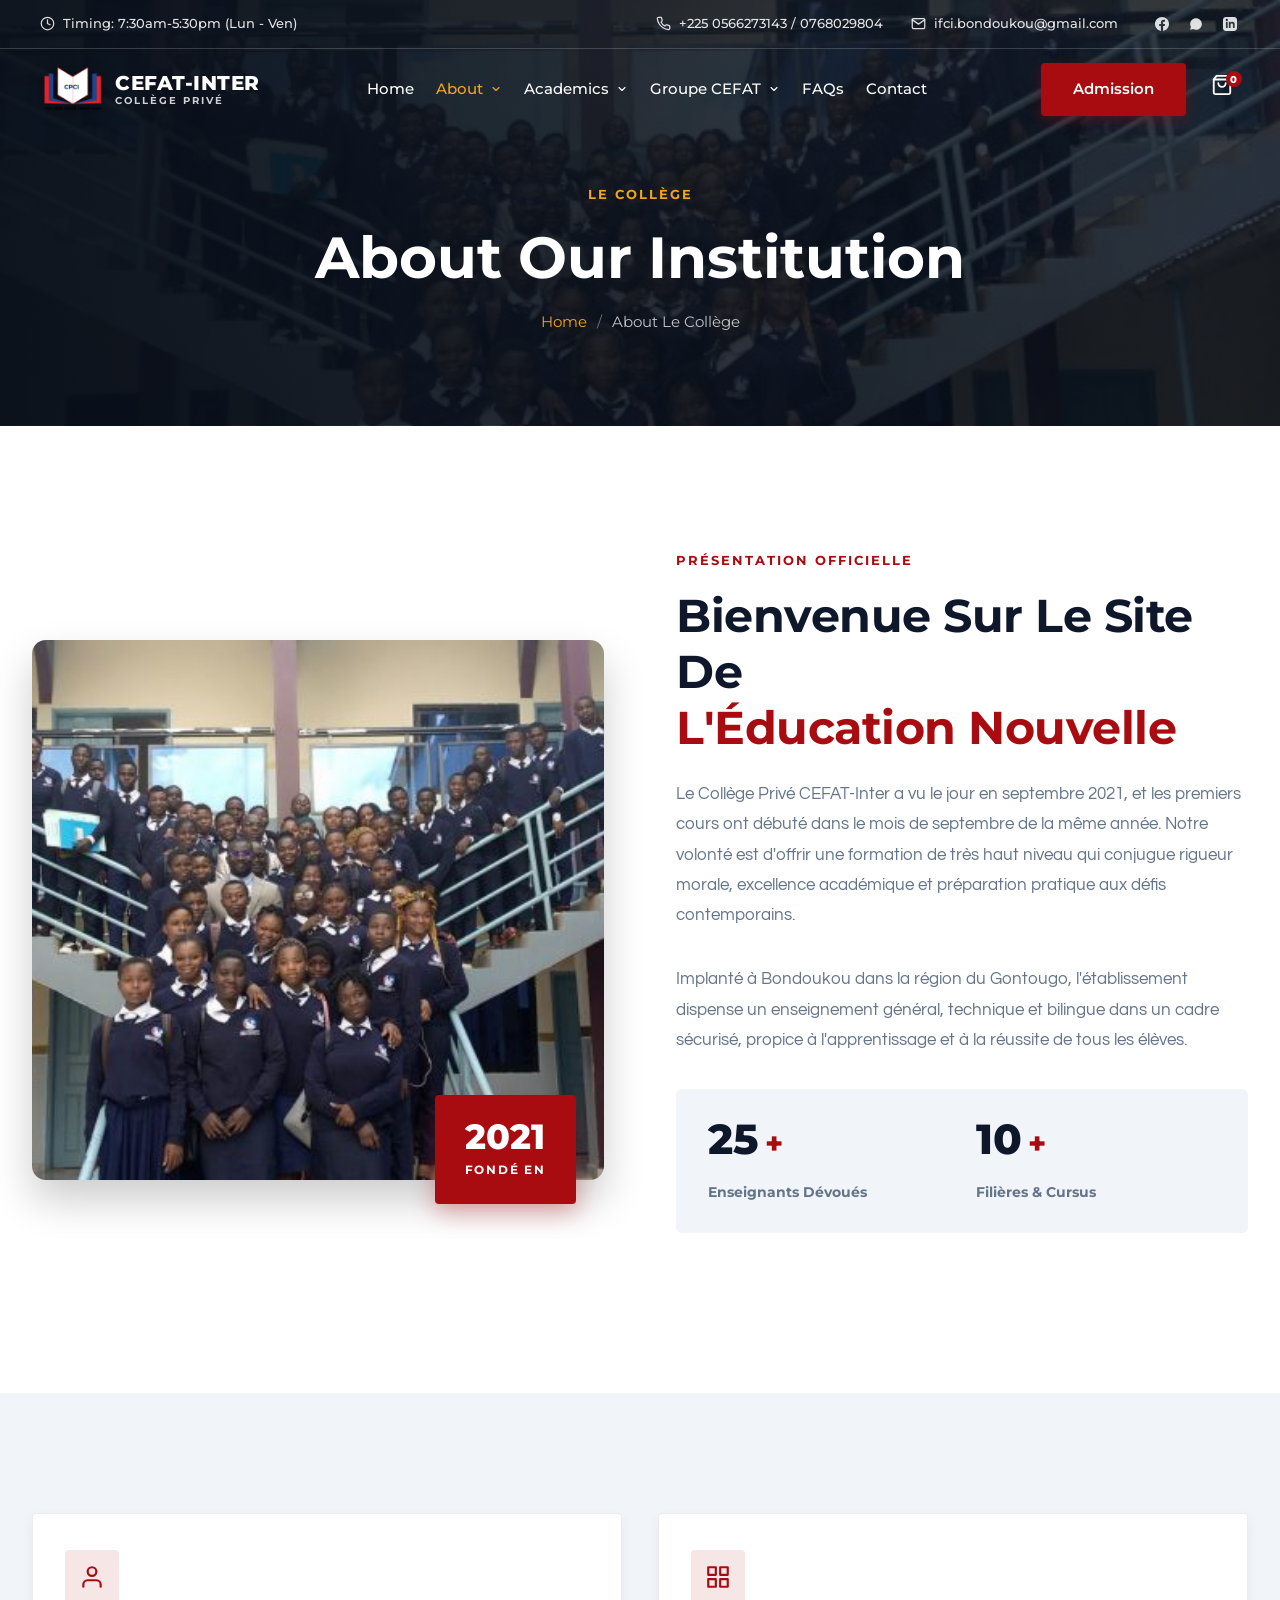
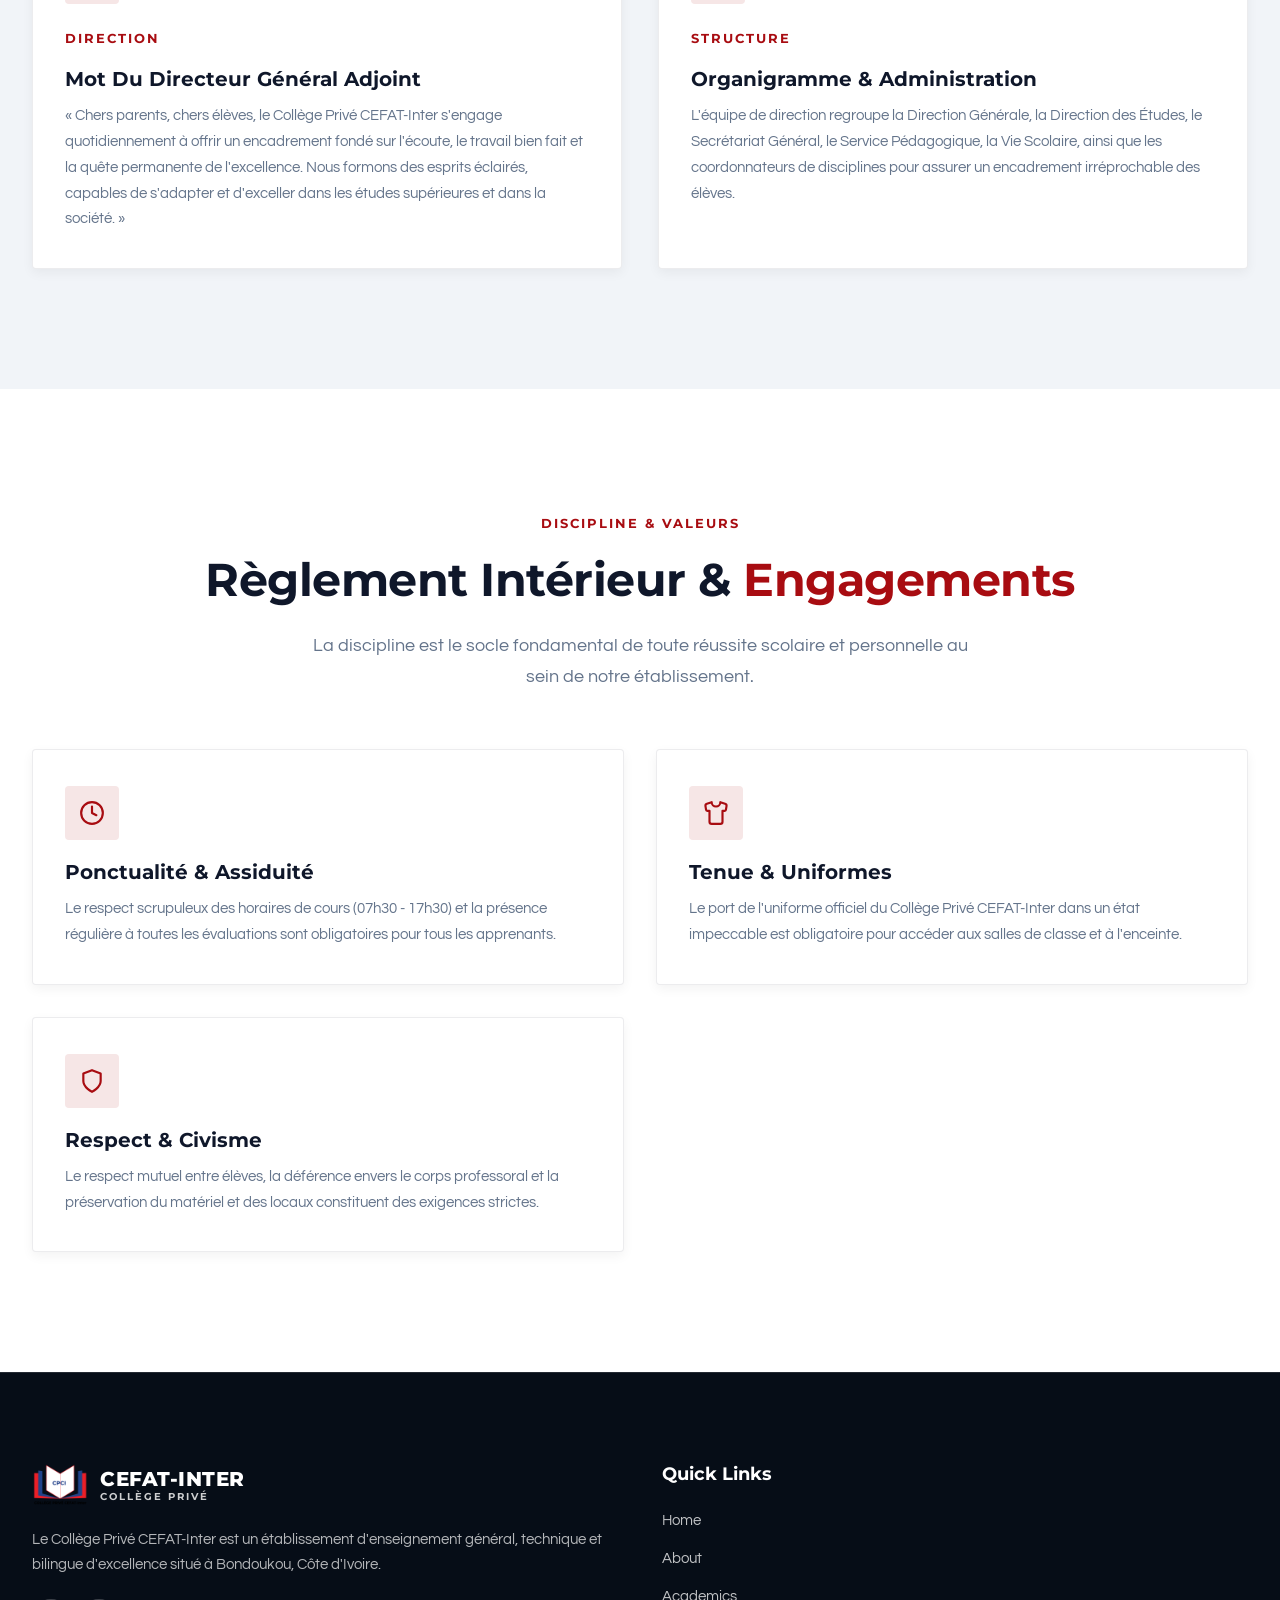
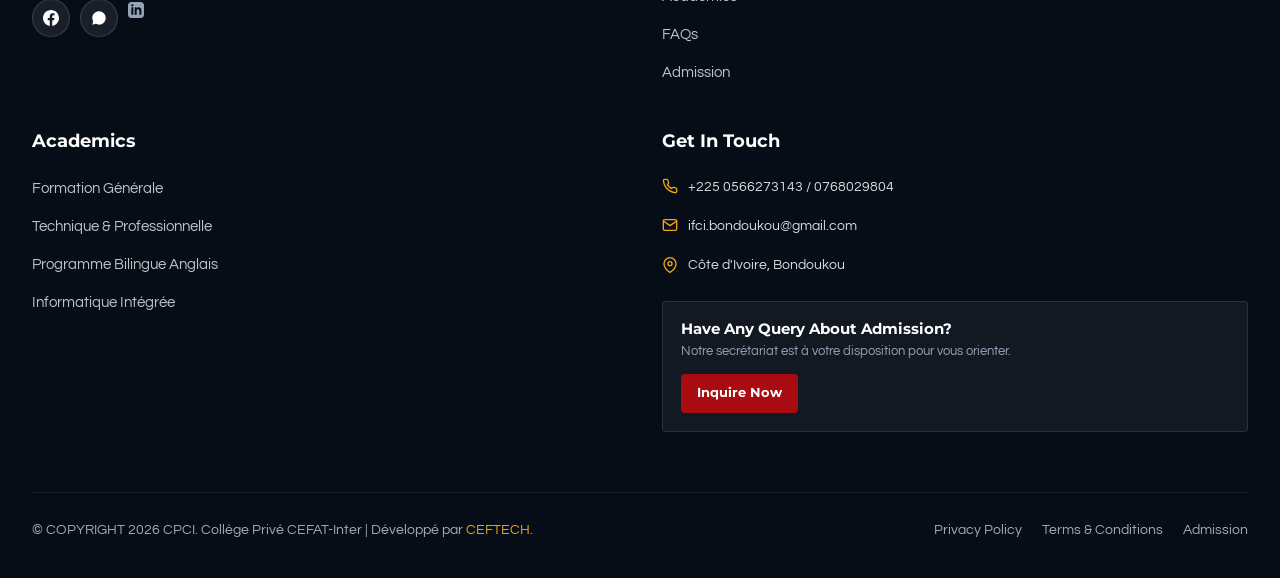
<file: about.html>
<!DOCTYPE html>
<html lang="fr">
<head>
  <meta charset="UTF-8">
  <meta name="viewport" content="width=device-width, initial-scale=1.0">
  <title>Le Collège | Collège Privé CEFAT-Inter - Bondoukou</title>
  <meta name="description" content="Découvrez le Collège Privé CEFAT-Inter : Présentation, Mot du DGA, Organigramme et Règlement intérieur.">
  <link rel="preconnect" href="https://fonts.googleapis.com">
  <link rel="preconnect" href="https://fonts.gstatic.com" crossorigin>
  <link href="https://fonts.googleapis.com/css2?family=Montserrat:ital,wght@0,300;0,400;0,500;0,600;0,700;0,800;0,900;1,400;1,700;1,800;1,900&family=Questrial&display=swap" rel="stylesheet">
  <link rel="stylesheet" href="style.css?v=2.0">
</head>
<body>

  <!-- ==================== TOP HEADER BAR ==================== -->
  <div class="top-header">
    <div class="container-full">
      <div class="top-header-inner">
        <div class="top-header-left">
          <div class="top-header-item">
            <svg class="top-icon" viewBox="0 0 24 24" fill="none" stroke="currentColor" stroke-width="2" stroke-linecap="round" stroke-linejoin="round" aria-hidden="true"><circle cx="12" cy="12" r="10"/><polyline points="12 6 12 12 16 14"/></svg>
            <span>Timing: 7:30am-5:30pm (Lun - Ven)</span>
          </div>
        </div>
        <div class="top-header-right">
          <a href="tel:+2250566273143" class="top-header-item">
            <svg class="top-icon" viewBox="0 0 24 24" fill="none" stroke="currentColor" stroke-width="2" stroke-linecap="round" stroke-linejoin="round" aria-hidden="true"><path d="M22 16.92v3a2 2 0 0 1-2.18 2 19.79 19.79 0 0 1-8.63-3.07 19.5 19.5 0 0 1-6-6 19.79 19.79 0 0 1-3.07-8.67A2 2 0 0 1 4.11 2h3a2 2 0 0 1 2 1.72 12.84 12.84 0 0 0 .7 2.81 2 2 0 0 1-.45 2.11L8.09 9.91a16 16 0 0 0 6 6l1.27-1.27a2 2 0 0 1 2.11-.45 12.84 12.84 0 0 0 2.81.7A2 2 0 0 1 22 16.92z"/></svg>
            <span>+225 0566273143 / 0768029804</span>
          </a>
          <a href="mailto:ifci.bondoukou@gmail.com" class="top-header-item">
            <svg class="top-icon" viewBox="0 0 24 24" fill="none" stroke="currentColor" stroke-width="2" stroke-linecap="round" stroke-linejoin="round" aria-hidden="true"><path d="M4 4h16c1.1 0 2 .9 2 2v12c0 1.1-.9 2-2 2H4c-1.1 0-2-.9-2-2V6c0-1.1.9-2 2-2z"/><polyline points="22,6 12,13 2,6"/></svg>
            <span>ifci.bondoukou@gmail.com</span>
          </a>
          <div class="top-socials">
            <a href="#" aria-label="Facebook" class="social-icon">
              <svg viewBox="0 0 24 24" fill="currentColor" aria-hidden="true"><path d="M24 12.073c0-6.627-5.373-12-12-12s-12 5.373-12 12c0 5.99 4.388 10.954 10.125 11.854v-8.385H7.078v-3.47h3.047V9.43c0-3.007 1.792-4.669 4.533-4.669 1.312 0 2.686.235 2.686.235v2.953H15.83c-1.491 0-1.956.925-1.956 1.874v2.25h3.328l-.532 3.47h-2.796v8.385C19.612 23.027 24 18.062 24 12.073z"/></svg>
            </a>
            <a href="#" aria-label="WhatsApp" class="social-icon">
              <svg viewBox="0 0 24 24" fill="currentColor" aria-hidden="true"><path d="M17.472 14.382c-.301-.15-1.777-.877-2.052-.977-.276-.1-.477-.15-.678.15s-.778.977-.954 1.178c-.176.201-.351.226-.652.075s-1.272-.469-2.423-1.495c-.896-.799-1.501-1.786-1.677-2.087-.176-.301-.019-.464.132-.614.136-.135.301-.351.452-.527.15-.176.201-.301.301-.502.101-.201.05-.377-.025-.527s-.678-1.634-.929-2.238c-.244-.588-.493-.508-.678-.517-.176-.009-.377-.009-.578-.009s-.527.075-.803.377c-.276.301-1.054 1.03-1.054 2.512s1.079 2.913 1.23 3.114c.15.201 2.124 3.243 5.145 4.548.719.311 1.281.497 1.719.636.723.23 1.381.197 1.901.12.579-.086 1.777-.727 2.028-1.43.251-.703.251-1.306.176-1.431-.075-.126-.276-.201-.577-.351zM12.004 2C6.479 2 2 6.479 2 12.004c0 1.765.461 3.424 1.265 4.869L2 22l5.304-1.229a9.96 9.96 0 0 0 4.7 1.177c5.525 0 10.004-4.479 10.004-10.004C22.008 6.479 17.529 2 12.004 2z"/></svg>
            </a>
            <a href="#" aria-label="LinkedIn" class="social-icon">
              <svg viewBox="0 0 24 24" fill="currentColor" aria-hidden="true"><path d="M19 0h-14c-2.761 0-5 2.239-5 5v14c0 2.761 2.239 5 5 5h14c2.762 0 5-2.239 5-5v-14c0-2.761-2.238-5-5-5zm-11 19h-3v-11h3v11zm-1.5-12.268c-.966 0-1.75-.79-1.75-1.764s.784-1.764 1.75-1.764 1.75.79 1.75 1.764-.783 1.764-1.75 1.764zm13.5 12.268h-3v-5.604c0-3.368-4-3.113-4 0v5.604h-3v-11h3v1.765c1.396-2.586 7-2.777 7 2.476v6.759z"/></svg>
            </a>
          </div>
        </div>
      </div>
    </div>
  </div>

  <!-- ==================== MAIN NAVBAR ==================== -->
  <header class="navbar" id="navbar">
    <div class="container-full">
      <div class="navbar-inner">
        <!-- Logo -->
        <a href="index.html" class="navbar-logo">
          <img src="assets/cefat_data_img_0.png" alt="Logo Collège Privé CEFAT-Inter" class="logo-image">
          <div class="logo-text">
            <span class="logo-title">CEFAT-INTER</span>
            <span class="logo-subtitle">COLLÈGE PRIVÉ</span>
          </div>
        </a>

        <!-- Desktop Menu -->
        <nav class="navbar-menu" id="navbarMenu">
          <ul class="nav-list">
            <li class="nav-item"><a href="index.html" class="nav-link">Home</a></li>
            <li class="nav-item dropdown">
              <a href="about.html" class="nav-link active">About <svg class="nav-arrow" viewBox="0 0 24 24" fill="none" stroke="currentColor" stroke-width="2" stroke-linecap="round" stroke-linejoin="round" aria-hidden="true"><polyline points="6 9 12 15 18 9"/></svg></a>
              <ul class="dropdown-menu">
                <li><a href="about.html#presentation">Présentation</a></li>
                <li><a href="about.html#mot-dga">Mot du DGA</a></li>
                <li><a href="about.html#organigramme">Organigramme</a></li>
                <li><a href="about.html#reglement">Règlement Intérieur</a></li>
              </ul>
            </li>
            <li class="nav-item dropdown">
              <a href="enseignement.html" class="nav-link">Academics <svg class="nav-arrow" viewBox="0 0 24 24" fill="none" stroke="currentColor" stroke-width="2" stroke-linecap="round" stroke-linejoin="round" aria-hidden="true"><polyline points="6 9 12 15 18 9"/></svg></a>
              <ul class="dropdown-menu">
                <li><a href="enseignement.html#general">Formation Générale</a></li>
                <li><a href="enseignement.html#technique">Technique &amp; Professionnelle</a></li>
                <li><a href="enseignement.html#bilingue">Programme Bilingue</a></li>
                <li><a href="enseignement.html#informatique">Informatique Intégrée</a></li>
                <li><a href="enseignement.html#services">Services Annexes</a></li>
              </ul>
            </li>
            <li class="nav-item dropdown">
              <a href="groupe-cefat.html" class="nav-link">Groupe CEFAT <svg class="nav-arrow" viewBox="0 0 24 24" fill="none" stroke="currentColor" stroke-width="2" stroke-linecap="round" stroke-linejoin="round" aria-hidden="true"><polyline points="6 9 12 15 18 9"/></svg></a>
              <ul class="dropdown-menu">
                <li><a href="groupe-cefat.html#holding">CEFAT International Holding</a></li>
                <li><a href="groupe-cefat.html#institut">Institut de Formation CEFAT</a></li>
                <li><a href="groupe-cefat.html#cabinet">Cabinet Be Excellent</a></li>
                <li><a href="groupe-cefat.html#technologies">CEFAT Technologies</a></li>
              </ul>
            </li>
            <li class="nav-item"><a href="faq.html" class="nav-link">FAQs</a></li>
            <li class="nav-item"><a href="contact.html" class="nav-link">Contact</a></li>
          </ul>
        </nav>

        <!-- Navbar Actions -->
        <div class="navbar-actions">
          <a href="contact.html#inscription" class="btn-admission">
            <span>Admission</span>
          </a>
          <div class="cart-wrapper">
            <span class="cart-icon">
              <svg viewBox="0 0 24 24" fill="none" stroke="currentColor" stroke-width="2" stroke-linecap="round" stroke-linejoin="round" aria-hidden="true"><path d="M6 2L3 6v14a2 2 0 0 0 2 2h14a2 2 0 0 0 2-2V6l-3-4z"/><line x1="3" y1="6" x2="21" y2="6"/><path d="M16 10a4 4 0 0 1-8 0"/></svg>
            </span>
            <span class="cart-badge">0</span>
          </div>
          <button class="hamburger-btn" id="hamburgerBtn" aria-label="Menu Mobile">
            <span></span><span></span><span></span>
          </button>
        </div>
      </div>
    </div>
  </header>

  <!-- ==================== PAGE HERO ==================== -->
  <section class="page-hero hero-about">
    <div class="page-hero-overlay"></div>
    <div class="container">
      <div class="page-hero-content">
        <div class="section-subheading light">LE COLLÈGE</div>
        <h1 class="page-hero-title">About Our Institution</h1>
        <div class="page-breadcrumb">
          <a href="index.html">Home</a>
          <span class="sep">/</span>
          <span>About Le Collège</span>
        </div>
      </div>
    </div>
  </section>

  <!-- ==================== PRESENTATION ==================== -->
  <section class="page-section" id="presentation">
    <div class="container">
      <div class="about-grid">
        <div class="about-img-frame">
          <img src="assets/cefat_data_img_1.jpg" alt="Présentation Collège CEFAT-Inter" class="about-main-img">
          <div class="about-badge">
            <span class="about-badge-year">2021</span>
            <span class="about-badge-text">Fondé en</span>
          </div>
        </div>
        <div class="about-text-col">
          <div class="section-subheading">PRÉSENTATION OFFICIELLE</div>
          <h2 class="section-heading">Bienvenue Sur Le Site De<br><em>L'Éducation Nouvelle</em></h2>
          <p class="about-desc">Le Collège Privé CEFAT-Inter a vu le jour en septembre 2021, et les premiers cours ont débuté dans le mois de septembre de la même année. Notre volonté est d'offrir une formation de très haut niveau qui conjugue rigueur morale, excellence académique et préparation pratique aux défis contemporains.</p>
          <p class="about-desc">Implanté à Bondoukou dans la région du Gontougo, l'établissement dispense un enseignement général, technique et bilingue dans un cadre sécurisé, propice à l'apprentissage et à la réussite de tous les élèves.</p>
          <div class="about-stats-grid">
            <div class="about-stat-item">
              <div class="stat-num" data-target="30">30</div><span class="stat-plus">+</span>
              <div class="stat-label">Enseignants Dévoués</div>
            </div>
            <div class="about-stat-item">
              <div class="stat-num" data-target="12">12</div><span class="stat-plus">+</span>
              <div class="stat-label">Filières &amp; Cursus</div>
            </div>
          </div>
        </div>
      </div>
    </div>
  </section>

  <!-- ==================== MOT DU DGA & ORGANIGRAMME ==================== -->
  <section class="page-section bg-gray" id="mot-dga">
    <div class="container">
      <div class="cards-grid-2">
        <div class="info-card">
          <div class="info-card-icon">
            <svg viewBox="0 0 24 24" fill="none" stroke="currentColor" stroke-width="2" stroke-linecap="round" stroke-linejoin="round" aria-hidden="true"><path d="M20 21v-2a4 4 0 0 0-4-4H8a4 4 0 0 0-4 4v2"/><circle cx="12" cy="7" r="4"/></svg>
          </div>
          <div class="section-subheading">DIRECTION</div>
          <h3>Mot Du Directeur Général Adjoint</h3>
          <p>« Chers parents, chers élèves, le Collège Privé CEFAT-Inter s'engage quotidiennement à offrir un encadrement fondé sur l'écoute, le travail bien fait et la quête permanente de l'excellence. Nous formons des esprits éclairés, capables de s'adapter et d'exceller dans les études supérieures et dans la société. »</p>
        </div>

        <div class="info-card" id="organigramme">
          <div class="info-card-icon">
            <svg viewBox="0 0 24 24" fill="none" stroke="currentColor" stroke-width="2" stroke-linecap="round" stroke-linejoin="round" aria-hidden="true"><rect x="3" y="3" width="7" height="7"/><rect x="14" y="3" width="7" height="7"/><rect x="14" y="14" width="7" height="7"/><rect x="3" y="14" width="7" height="7"/></svg>
          </div>
          <div class="section-subheading">STRUCTURE</div>
          <h3>Organigramme &amp; Administration</h3>
          <p>L'équipe de direction regroupe la Direction Générale, la Direction des Études, le Secrétariat Général, le Service Pédagogique, la Vie Scolaire, ainsi que les coordonnateurs de disciplines pour assurer un encadrement irréprochable des élèves.</p>
        </div>
      </div>
    </div>
  </section>

  <!-- ==================== RÈGLEMENT INTÉRIEUR ==================== -->
  <section class="page-section" id="reglement">
    <div class="container">
      <div class="section-header-center">
        <div class="section-subheading">DISCIPLINE &amp; VALEURS</div>
        <h2 class="section-heading">Règlement Intérieur &amp; <em>Engagements</em></h2>
        <p class="section-lead">La discipline est le socle fondamental de toute réussite scolaire et personnelle au sein de notre établissement.</p>
      </div>

      <div class="cards-grid-3">
        <div class="info-card">
          <div class="info-card-icon">
            <svg viewBox="0 0 24 24" fill="none" stroke="currentColor" stroke-width="2" stroke-linecap="round" stroke-linejoin="round" aria-hidden="true"><circle cx="12" cy="12" r="10"/><polyline points="12 6 12 12 16 14"/></svg>
          </div>
          <h3>Ponctualité &amp; Assiduité</h3>
          <p>Le respect scrupuleux des horaires de cours (07h30 - 17h30) et la présence régulière à toutes les évaluations sont obligatoires pour tous les apprenants.</p>
        </div>

        <div class="info-card">
          <div class="info-card-icon">
            <svg viewBox="0 0 24 24" fill="none" stroke="currentColor" stroke-width="2" stroke-linecap="round" stroke-linejoin="round" aria-hidden="true"><path d="M20.38 3.46L16 2a4 4 0 0 1-8 0L3.62 3.46a2 2 0 0 0-1.34 2.23l.58 3.47a1 1 0 0 0 .99.84H6v10c0 1.1.9 2 2 2h8a2 2 0 0 0 2-2V10h2.15a1 1 0 0 0 .99-.84l.58-3.47a2 2 0 0 0-1.34-2.23z"/></svg>
          </div>
          <h3>Tenue &amp; Uniformes</h3>
          <p>Le port de l'uniforme officiel du Collège Privé CEFAT-Inter dans un état impeccable est obligatoire pour accéder aux salles de classe et à l'enceinte.</p>
        </div>

        <div class="info-card">
          <div class="info-card-icon">
            <svg viewBox="0 0 24 24" fill="none" stroke="currentColor" stroke-width="2" stroke-linecap="round" stroke-linejoin="round" aria-hidden="true"><path d="M12 22s8-4 8-10V5l-8-3-8 3v7c0 6 8 10 8 10z"/></svg>
          </div>
          <h3>Respect &amp; Civisme</h3>
          <p>Le respect mutuel entre élèves, la déférence envers le corps professoral et la préservation du matériel et des locaux constituent des exigences strictes.</p>
        </div>
      </div>
    </div>
  </section>

  <!-- ==================== FOOTER ==================== -->
  <footer class="footer" id="contact">
    <div class="container">
      <div class="footer-top-grid">
        <div class="footer-col footer-col-brand">
          <a href="index.html" class="footer-logo">
            <img src="assets/cefat_data_img_0.png" alt="Logo Collège Privé CEFAT-Inter" class="footer-logo-img">
            <div class="logo-text">
              <span class="logo-title">CEFAT-INTER</span>
              <span class="logo-subtitle">COLLÈGE PRIVÉ</span>
            </div>
          </a>
          <p class="footer-desc">Le Collège Privé CEFAT-Inter est un établissement d'enseignement général, technique et bilingue d'excellence situé à Bondoukou, Côte d'Ivoire.</p>
          <div class="footer-socials">
            <a href="#" class="social-btn" aria-label="Facebook">
              <svg viewBox="0 0 24 24" fill="currentColor" style="width:16px;height:16px;" aria-hidden="true"><path d="M24 12.073c0-6.627-5.373-12-12-12s-12 5.373-12 12c0 5.99 4.388 10.954 10.125 11.854v-8.385H7.078v-3.47h3.047V9.43c0-3.007 1.792-4.669 4.533-4.669 1.312 0 2.686.235 2.686.235v2.953H15.83c-1.491 0-1.956.925-1.956 1.874v2.25h3.328l-.532 3.47h-2.796v8.385C19.612 23.027 24 18.062 24 12.073z"/></svg>
            </a>
            <a href="#" class="social-btn" aria-label="WhatsApp">
              <svg viewBox="0 0 24 24" fill="currentColor" style="width:16px;height:16px;" aria-hidden="true"><path d="M17.472 14.382c-.301-.15-1.777-.877-2.052-.977-.276-.1-.477-.15-.678.15s-.778.977-.954 1.178c-.176.201-.351.226-.652.075s-1.272-.469-2.423-1.495c-.896-.799-1.501-1.786-1.677-2.087-.176-.301-.019-.464.132-.614.136-.135.301-.351.452-.527.15-.176.201-.301.301-.502.101-.201.05-.377-.025-.527s-.678-1.634-.929-2.238c-.244-.588-.493-.508-.678-.517-.176-.009-.377-.009-.578-.009s-.527.075-.803.377c-.276.301-1.054 1.03-1.054 2.512s1.079 2.913 1.23 3.114c.15.201 2.124 3.243 5.145 4.548.719.311 1.281.497 1.719.636.723.23 1.381.197 1.901.12.579-.086 1.777-.727 2.028-1.43.251-.703.251-1.306.176-1.431-.075-.126-.276-.201-.577-.351zM12.004 2C6.479 2 2 6.479 2 12.004c0 1.765.461 3.424 1.265 4.869L2 22l5.304-1.229a9.96 9.96 0 0 0 4.7 1.177c5.525 0 10.004-4.479 10.004-10.004C22.008 6.479 17.529 2 12.004 2z"/></svg>
            </a>
            <a href="#" aria-label="LinkedIn">
              <svg viewBox="0 0 24 24" fill="currentColor" style="width:16px;height:16px;" aria-hidden="true"><path d="M19 0h-14c-2.761 0-5 2.239-5 5v14c0 2.761 2.239 5 5 5h14c2.762 0 5-2.239 5-5v-14c0-2.761-2.238-5-5-5zm-11 19h-3v-11h3v11zm-1.5-12.268c-.966 0-1.75-.79-1.75-1.764s.784-1.764 1.75-1.764 1.75.79 1.75 1.764-.783 1.764-1.75 1.764zm13.5 12.268h-3v-5.604c0-3.368-4-3.113-4 0v5.604h-3v-11h3v1.765c1.396-2.586 7-2.777 7 2.476v6.759z"/></svg>
            </a>
          </div>
        </div>

        <div class="footer-col">
          <h4 class="footer-title">Quick Links</h4>
          <ul class="footer-links">
            <li><a href="index.html">Home</a></li>
            <li><a href="about.html">About</a></li>
            <li><a href="enseignement.html">Academics</a></li>
            <li><a href="faq.html">FAQs</a></li>
            <li><a href="contact.html#inscription">Admission</a></li>
          </ul>
        </div>

        <div class="footer-col">
          <h4 class="footer-title">Academics</h4>
          <ul class="footer-links">
            <li><a href="enseignement.html#general">Formation Générale</a></li>
            <li><a href="enseignement.html#technique">Technique &amp; Professionnelle</a></li>
            <li><a href="enseignement.html#bilingue">Programme Bilingue Anglais</a></li>
            <li><a href="enseignement.html#informatique">Informatique Intégrée</a></li>
          </ul>
        </div>

        <div class="footer-col">
          <h4 class="footer-title">Get In Touch</h4>
          <div class="footer-contact-items">
            <div class="f-contact-item">
              <span class="f-icon">
                <svg viewBox="0 0 24 24" fill="none" stroke="currentColor" stroke-width="2" stroke-linecap="round" stroke-linejoin="round" style="width:16px;height:16px;" aria-hidden="true"><path d="M22 16.92v3a2 2 0 0 1-2.18 2 19.79 19.79 0 0 1-8.63-3.07 19.5 19.5 0 0 1-6-6 19.79 19.79 0 0 1-3.07-8.67A2 2 0 0 1 4.11 2h3a2 2 0 0 1 2 1.72 12.84 12.84 0 0 0 .7 2.81 2 2 0 0 1-.45 2.11L8.09 9.91a16 16 0 0 0 6 6l1.27-1.27a2 2 0 0 1 2.11-.45 12.84 12.84 0 0 0 2.81.7A2 2 0 0 1 22 16.92z"/></svg>
              </span>
              <div>
                <a href="tel:+2250566273143">+225 0566273143</a> / <a href="tel:+2250768029804">0768029804</a>
              </div>
            </div>
            <div class="f-contact-item">
              <span class="f-icon">
                <svg viewBox="0 0 24 24" fill="none" stroke="currentColor" stroke-width="2" stroke-linecap="round" stroke-linejoin="round" style="width:16px;height:16px;" aria-hidden="true"><path d="M4 4h16c1.1 0 2 .9 2 2v12c0 1.1-.9 2-2 2H4c-1.1 0-2-.9-2-2V6c0-1.1.9-2 2-2z"/><polyline points="22,6 12,13 2,6"/></svg>
              </span>
              <div>
                <a href="mailto:ifci.bondoukou@gmail.com">ifci.bondoukou@gmail.com</a>
              </div>
            </div>
            <div class="f-contact-item">
              <span class="f-icon">
                <svg viewBox="0 0 24 24" fill="none" stroke="currentColor" stroke-width="2" stroke-linecap="round" stroke-linejoin="round" style="width:16px;height:16px;" aria-hidden="true"><path d="M21 10c0 7-9 13-9 13s-9-6-9-13a9 9 0 0 1 18 0z"/><circle cx="12" cy="10" r="3"/></svg>
              </span>
              <div>Côte d'Ivoire, Bondoukou</div>
            </div>
          </div>
          
          <div class="footer-query-card">
            <h5>Have Any Query About Admission?</h5>
            <p>Notre secrétariat est à votre disposition pour vous orienter.</p>
            <a href="contact.html#inscription" class="btn-query">Inquire Now</a>
          </div>
        </div>
      </div>

      <div class="footer-bottom-bar">
        <div class="copyright-text">
          &copy; COPYRIGHT 2026 CPCI. Collège Privé CEFAT-Inter | Développé par <a href="#">CEFTECH</a>.
        </div>
        <div class="footer-legal-links">
          <a href="#">Privacy Policy</a>
          <a href="#">Terms &amp; Conditions</a>
          <a href="contact.html#inscription">Admission</a>
        </div>
      </div>
    </div>
  </footer>

  <button class="back-to-top" id="backToTop" aria-label="Retour en haut"><svg viewBox="0 0 24 24" fill="none" stroke="currentColor" stroke-width="2.5" stroke-linecap="round" stroke-linejoin="round" style="width:20px;height:20px;" aria-hidden="true"><line x1="12" y1="19" x2="12" y2="5"/><polyline points="5 12 12 5 19 12"/></svg></button>
  <script src="main.js?v=2.0"></script>
</body>
</html>
</file>
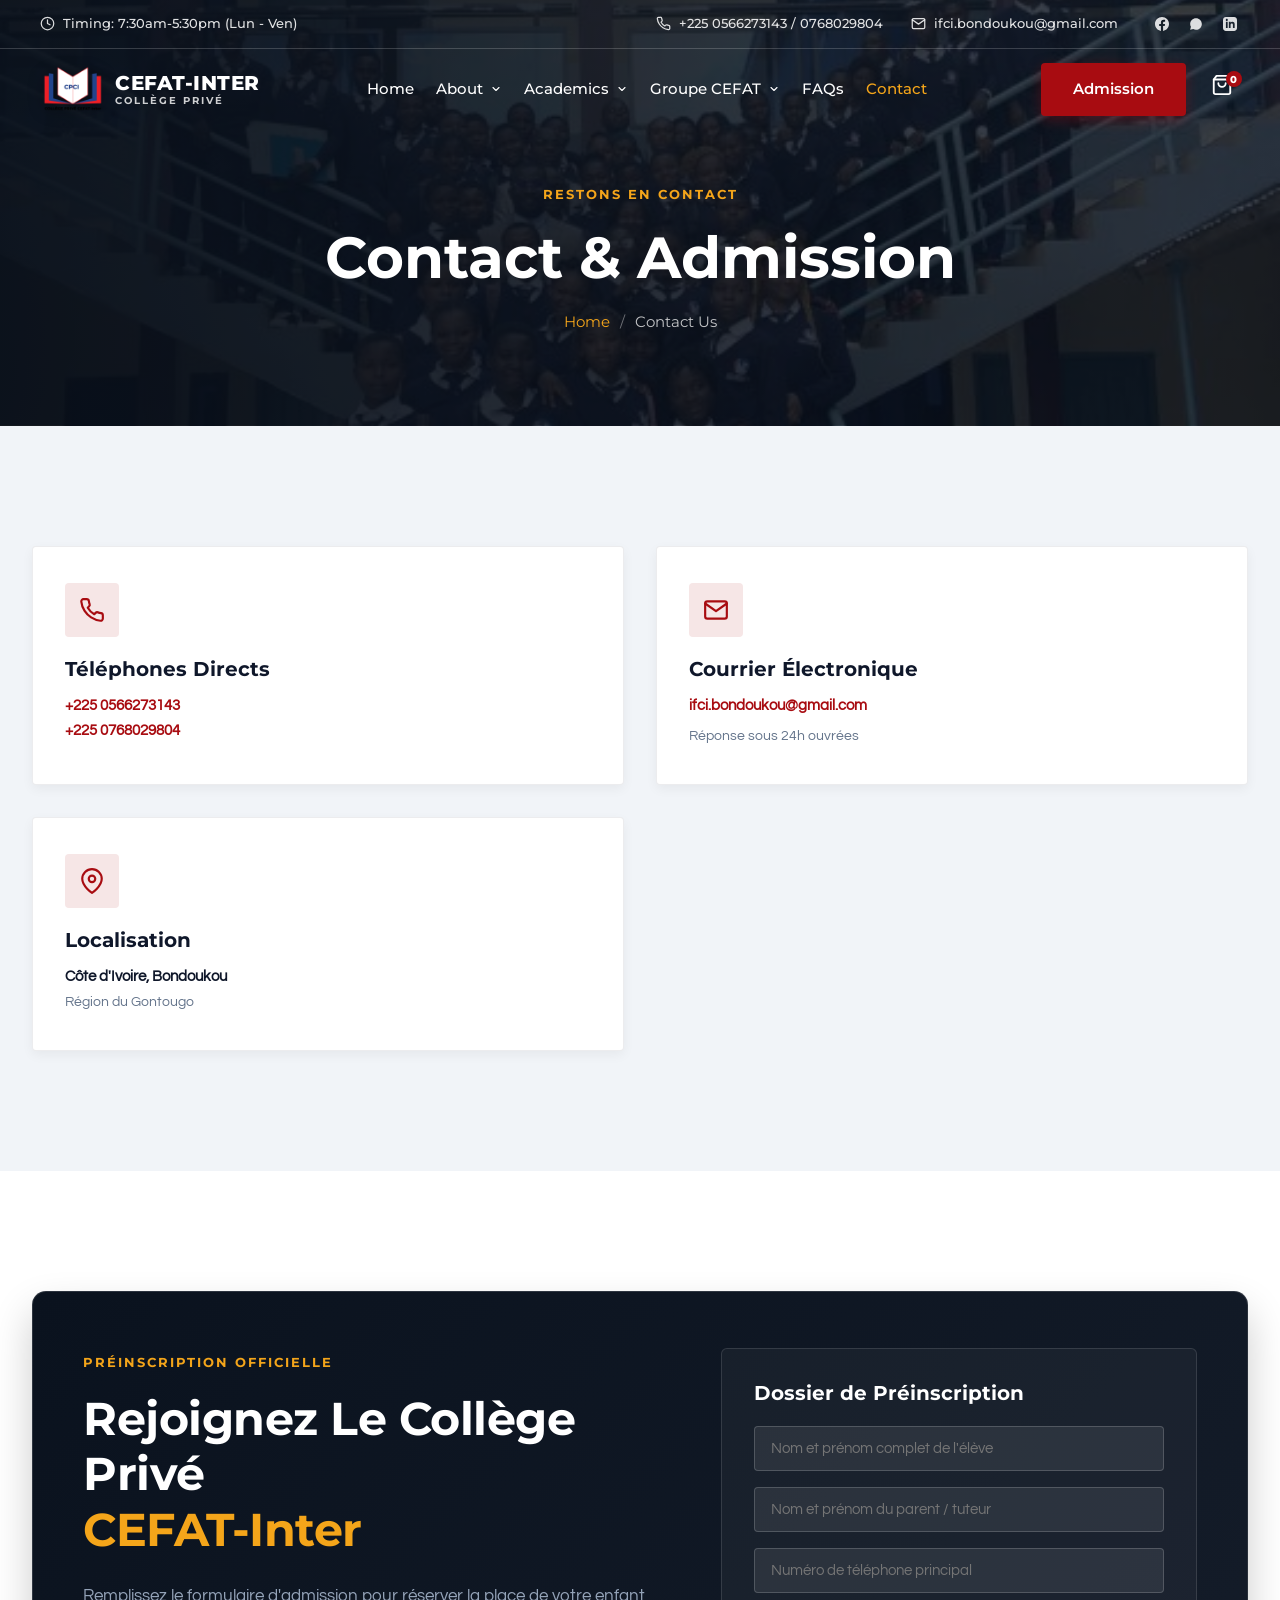
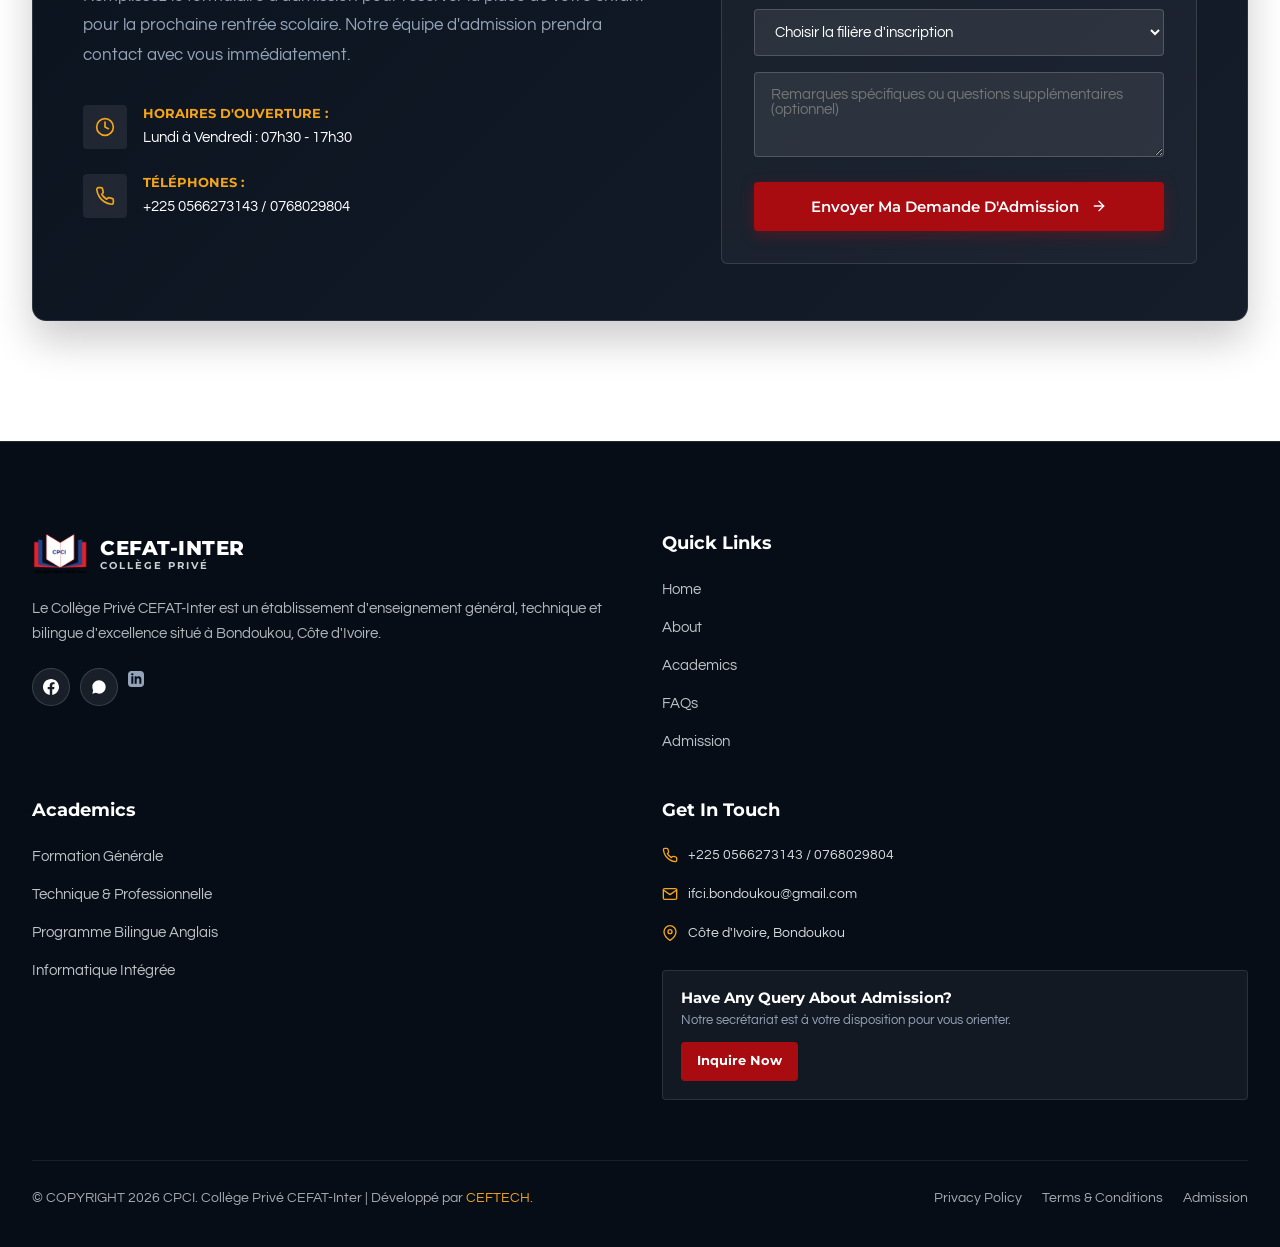
<file: contact.html>
<!DOCTYPE html>
<html lang="fr">
<head>
  <meta charset="UTF-8">
  <meta name="viewport" content="width=device-width, initial-scale=1.0">
  <title>Contact &amp; Inscription | Collège Privé CEFAT-Inter - Bondoukou</title>
  <meta name="description" content="Contactez le Collège Privé CEFAT-Inter à Bondoukou et effectuez votre demande de préinscription en ligne.">
  <link rel="preconnect" href="https://fonts.googleapis.com">
  <link rel="preconnect" href="https://fonts.gstatic.com" crossorigin>
  <link href="https://fonts.googleapis.com/css2?family=Montserrat:ital,wght@0,300;0,400;0,500;0,600;0,700;0,800;0,900;1,400;1,700;1,800;1,900&family=Questrial&display=swap" rel="stylesheet">
  <link rel="stylesheet" href="style.css?v=2.0">
</head>
<body>

  <!-- ==================== TOP HEADER BAR ==================== -->
  <div class="top-header">
    <div class="container-full">
      <div class="top-header-inner">
        <div class="top-header-left">
          <div class="top-header-item">
            <svg class="top-icon" viewBox="0 0 24 24" fill="none" stroke="currentColor" stroke-width="2" stroke-linecap="round" stroke-linejoin="round" aria-hidden="true"><circle cx="12" cy="12" r="10"/><polyline points="12 6 12 12 16 14"/></svg>
            <span>Timing: 7:30am-5:30pm (Lun - Ven)</span>
          </div>
        </div>
        <div class="top-header-right">
          <a href="tel:+2250566273143" class="top-header-item">
            <svg class="top-icon" viewBox="0 0 24 24" fill="none" stroke="currentColor" stroke-width="2" stroke-linecap="round" stroke-linejoin="round" aria-hidden="true"><path d="M22 16.92v3a2 2 0 0 1-2.18 2 19.79 19.79 0 0 1-8.63-3.07 19.5 19.5 0 0 1-6-6 19.79 19.79 0 0 1-3.07-8.67A2 2 0 0 1 4.11 2h3a2 2 0 0 1 2 1.72 12.84 12.84 0 0 0 .7 2.81 2 2 0 0 1-.45 2.11L8.09 9.91a16 16 0 0 0 6 6l1.27-1.27a2 2 0 0 1 2.11-.45 12.84 12.84 0 0 0 2.81.7A2 2 0 0 1 22 16.92z"/></svg>
            <span>+225 0566273143 / 0768029804</span>
          </a>
          <a href="mailto:ifci.bondoukou@gmail.com" class="top-header-item">
            <svg class="top-icon" viewBox="0 0 24 24" fill="none" stroke="currentColor" stroke-width="2" stroke-linecap="round" stroke-linejoin="round" aria-hidden="true"><path d="M4 4h16c1.1 0 2 .9 2 2v12c0 1.1-.9 2-2 2H4c-1.1 0-2-.9-2-2V6c0-1.1.9-2 2-2z"/><polyline points="22,6 12,13 2,6"/></svg>
            <span>ifci.bondoukou@gmail.com</span>
          </a>
          <div class="top-socials">
            <a href="#" aria-label="Facebook" class="social-icon">
              <svg viewBox="0 0 24 24" fill="currentColor" aria-hidden="true"><path d="M24 12.073c0-6.627-5.373-12-12-12s-12 5.373-12 12c0 5.99 4.388 10.954 10.125 11.854v-8.385H7.078v-3.47h3.047V9.43c0-3.007 1.792-4.669 4.533-4.669 1.312 0 2.686.235 2.686.235v2.953H15.83c-1.491 0-1.956.925-1.956 1.874v2.25h3.328l-.532 3.47h-2.796v8.385C19.612 23.027 24 18.062 24 12.073z"/></svg>
            </a>
            <a href="#" aria-label="WhatsApp" class="social-icon">
              <svg viewBox="0 0 24 24" fill="currentColor" aria-hidden="true"><path d="M17.472 14.382c-.301-.15-1.777-.877-2.052-.977-.276-.1-.477-.15-.678.15s-.778.977-.954 1.178c-.176.201-.351.226-.652.075s-1.272-.469-2.423-1.495c-.896-.799-1.501-1.786-1.677-2.087-.176-.301-.019-.464.132-.614.136-.135.301-.351.452-.527.15-.176.201-.301.301-.502.101-.201.05-.377-.025-.527s-.678-1.634-.929-2.238c-.244-.588-.493-.508-.678-.517-.176-.009-.377-.009-.578-.009s-.527.075-.803.377c-.276.301-1.054 1.03-1.054 2.512s1.079 2.913 1.23 3.114c.15.201 2.124 3.243 5.145 4.548.719.311 1.281.497 1.719.636.723.23 1.381.197 1.901.12.579-.086 1.777-.727 2.028-1.43.251-.703.251-1.306.176-1.431-.075-.126-.276-.201-.577-.351zM12.004 2C6.479 2 2 6.479 2 12.004c0 1.765.461 3.424 1.265 4.869L2 22l5.304-1.229a9.96 9.96 0 0 0 4.7 1.177c5.525 0 10.004-4.479 10.004-10.004C22.008 6.479 17.529 2 12.004 2z"/></svg>
            </a>
            <a href="#" aria-label="LinkedIn" class="social-icon">
              <svg viewBox="0 0 24 24" fill="currentColor" aria-hidden="true"><path d="M19 0h-14c-2.761 0-5 2.239-5 5v14c0 2.761 2.239 5 5 5h14c2.762 0 5-2.239 5-5v-14c0-2.761-2.238-5-5-5zm-11 19h-3v-11h3v11zm-1.5-12.268c-.966 0-1.75-.79-1.75-1.764s.784-1.764 1.75-1.764 1.75.79 1.75 1.764-.783 1.764-1.75 1.764zm13.5 12.268h-3v-5.604c0-3.368-4-3.113-4 0v5.604h-3v-11h3v1.765c1.396-2.586 7-2.777 7 2.476v6.759z"/></svg>
            </a>
          </div>
        </div>
      </div>
    </div>
  </div>

  <!-- ==================== MAIN NAVBAR ==================== -->
  <header class="navbar" id="navbar">
    <div class="container-full">
      <div class="navbar-inner">
        <!-- Logo -->
        <a href="index.html" class="navbar-logo">
          <img src="assets/cefat_data_img_0.png" alt="Logo Collège Privé CEFAT-Inter" class="logo-image">
          <div class="logo-text">
            <span class="logo-title">CEFAT-INTER</span>
            <span class="logo-subtitle">COLLÈGE PRIVÉ</span>
          </div>
        </a>

        <!-- Desktop Menu -->
        <nav class="navbar-menu" id="navbarMenu">
          <ul class="nav-list">
            <li class="nav-item"><a href="index.html" class="nav-link">Home</a></li>
            <li class="nav-item dropdown">
              <a href="about.html" class="nav-link">About <svg class="nav-arrow" viewBox="0 0 24 24" fill="none" stroke="currentColor" stroke-width="2" stroke-linecap="round" stroke-linejoin="round" aria-hidden="true"><polyline points="6 9 12 15 18 9"/></svg></a>
              <ul class="dropdown-menu">
                <li><a href="about.html#presentation">Présentation</a></li>
                <li><a href="about.html#mot-dga">Mot du DGA</a></li>
                <li><a href="about.html#organigramme">Organigramme</a></li>
                <li><a href="about.html#reglement">Règlement Intérieur</a></li>
              </ul>
            </li>
            <li class="nav-item dropdown">
              <a href="enseignement.html" class="nav-link">Academics <svg class="nav-arrow" viewBox="0 0 24 24" fill="none" stroke="currentColor" stroke-width="2" stroke-linecap="round" stroke-linejoin="round" aria-hidden="true"><polyline points="6 9 12 15 18 9"/></svg></a>
              <ul class="dropdown-menu">
                <li><a href="enseignement.html#general">Formation Générale</a></li>
                <li><a href="enseignement.html#technique">Technique &amp; Professionnelle</a></li>
                <li><a href="enseignement.html#bilingue">Programme Bilingue</a></li>
                <li><a href="enseignement.html#informatique">Informatique Intégrée</a></li>
                <li><a href="enseignement.html#services">Services Annexes</a></li>
              </ul>
            </li>
            <li class="nav-item dropdown">
              <a href="groupe-cefat.html" class="nav-link">Groupe CEFAT <svg class="nav-arrow" viewBox="0 0 24 24" fill="none" stroke="currentColor" stroke-width="2" stroke-linecap="round" stroke-linejoin="round" aria-hidden="true"><polyline points="6 9 12 15 18 9"/></svg></a>
              <ul class="dropdown-menu">
                <li><a href="groupe-cefat.html#holding">CEFAT International Holding</a></li>
                <li><a href="groupe-cefat.html#institut">Institut de Formation CEFAT</a></li>
                <li><a href="groupe-cefat.html#cabinet">Cabinet Be Excellent</a></li>
                <li><a href="groupe-cefat.html#technologies">CEFAT Technologies</a></li>
              </ul>
            </li>
            <li class="nav-item"><a href="faq.html" class="nav-link">FAQs</a></li>
            <li class="nav-item"><a href="contact.html" class="nav-link active">Contact</a></li>
          </ul>
        </nav>

        <!-- Navbar Actions -->
        <div class="navbar-actions">
          <a href="contact.html#inscription" class="btn-admission">
            <span>Admission</span>
          </a>
          <div class="cart-wrapper">
            <span class="cart-icon">
              <svg viewBox="0 0 24 24" fill="none" stroke="currentColor" stroke-width="2" stroke-linecap="round" stroke-linejoin="round" aria-hidden="true"><path d="M6 2L3 6v14a2 2 0 0 0 2 2h14a2 2 0 0 0 2-2V6l-3-4z"/><line x1="3" y1="6" x2="21" y2="6"/><path d="M16 10a4 4 0 0 1-8 0"/></svg>
            </span>
            <span class="cart-badge">0</span>
          </div>
          <button class="hamburger-btn" id="hamburgerBtn" aria-label="Menu Mobile">
            <span></span><span></span><span></span>
          </button>
        </div>
      </div>
    </div>
  </header>

  <!-- ==================== PAGE HERO ==================== -->
  <section class="page-hero hero-contact">
    <div class="page-hero-overlay"></div>
    <div class="container">
      <div class="page-hero-content">
        <div class="section-subheading light">RESTONS EN CONTACT</div>
        <h1 class="page-hero-title">Contact &amp; Admission</h1>
        <div class="page-breadcrumb">
          <a href="index.html">Home</a>
          <span class="sep">/</span>
          <span>Contact Us</span>
        </div>
      </div>
    </div>
  </section>

  <!-- ==================== CONTACT INFO CARDS ==================== -->
  <section class="page-section bg-gray">
    <div class="container">
      <div class="cards-grid-3">
        <div class="info-card">
          <div class="info-card-icon">
            <svg viewBox="0 0 24 24" fill="none" stroke="currentColor" stroke-width="2" stroke-linecap="round" stroke-linejoin="round" aria-hidden="true"><path d="M22 16.92v3a2 2 0 0 1-2.18 2 19.79 19.79 0 0 1-8.63-3.07 19.5 19.5 0 0 1-6-6 19.79 19.79 0 0 1-3.07-8.67A2 2 0 0 1 4.11 2h3a2 2 0 0 1 2 1.72 12.84 12.84 0 0 0 .7 2.81 2 2 0 0 1-.45 2.11L8.09 9.91a16 16 0 0 0 6 6l1.27-1.27a2 2 0 0 1 2.11-.45 12.84 12.84 0 0 0 2.81.7A2 2 0 0 1 22 16.92z"/></svg>
          </div>
          <h3>Téléphones Directs</h3>
          <p><a href="tel:+2250566273143" style="color: var(--primary-red); font-weight: 700;">+225 0566273143</a></p>
          <p><a href="tel:+2250768029804" style="color: var(--primary-red); font-weight: 700;">+225 0768029804</a></p>
        </div>

        <div class="info-card">
          <div class="info-card-icon">
            <svg viewBox="0 0 24 24" fill="none" stroke="currentColor" stroke-width="2" stroke-linecap="round" stroke-linejoin="round" aria-hidden="true"><path d="M4 4h16c1.1 0 2 .9 2 2v12c0 1.1-.9 2-2 2H4c-1.1 0-2-.9-2-2V6c0-1.1.9-2 2-2z"/><polyline points="22,6 12,13 2,6"/></svg>
          </div>
          <h3>Courrier Électronique</h3>
          <p><a href="mailto:ifci.bondoukou@gmail.com" style="color: var(--primary-red); font-weight: 700;">ifci.bondoukou@gmail.com</a></p>
          <p style="color: var(--text-muted); font-size: 0.88rem; margin-top: 6px;">Réponse sous 24h ouvrées</p>
        </div>

        <div class="info-card">
          <div class="info-card-icon">
            <svg viewBox="0 0 24 24" fill="none" stroke="currentColor" stroke-width="2" stroke-linecap="round" stroke-linejoin="round" aria-hidden="true"><path d="M21 10c0 7-9 13-9 13s-9-6-9-13a9 9 0 0 1 18 0z"/><circle cx="12" cy="10" r="3"/></svg>
          </div>
          <h3>Localisation</h3>
          <p style="color: var(--text-dark); font-weight: 700;">Côte d'Ivoire, Bondoukou</p>
          <p style="color: var(--text-muted); font-size: 0.88rem;">Région du Gontougo</p>
        </div>
      </div>
    </div>
  </section>

  <!-- ==================== PREINSCRIPTION FORM SECTION ==================== -->
  <section class="page-section" id="inscription">
    <div class="container">
      <div class="cta-card">
        <div class="cta-left">
          <div class="section-subheading light">PRÉINSCRIPTION OFFICIELLE</div>
          <h2 class="section-heading light">Rejoignez Le Collège Privé<br><em>CEFAT-Inter</em></h2>
          <p class="cta-lead">Remplissez le formulaire d'admission pour réserver la place de votre enfant pour la prochaine rentrée scolaire. Notre équipe d'admission prendra contact avec vous immédiatement.</p>
          
          <div class="cta-contacts-list">
            <div class="cta-contact-row">
              <span class="cta-icon">
                <svg viewBox="0 0 24 24" fill="none" stroke="currentColor" stroke-width="2" stroke-linecap="round" stroke-linejoin="round" aria-hidden="true"><circle cx="12" cy="12" r="10"/><polyline points="12 6 12 12 16 14"/></svg>
              </span>
              <div>
                <strong>Horaires d'Ouverture :</strong>
                <div>Lundi à Vendredi : 07h30 - 17h30</div>
              </div>
            </div>
            <div class="cta-contact-row">
              <span class="cta-icon">
                <svg viewBox="0 0 24 24" fill="none" stroke="currentColor" stroke-width="2" stroke-linecap="round" stroke-linejoin="round" aria-hidden="true"><path d="M22 16.92v3a2 2 0 0 1-2.18 2 19.79 19.79 0 0 1-8.63-3.07 19.5 19.5 0 0 1-6-6 19.79 19.79 0 0 1-3.07-8.67A2 2 0 0 1 4.11 2h3a2 2 0 0 1 2 1.72 12.84 12.84 0 0 0 .7 2.81 2 2 0 0 1-.45 2.11L8.09 9.91a16 16 0 0 0 6 6l1.27-1.27a2 2 0 0 1 2.11-.45 12.84 12.84 0 0 0 2.81.7A2 2 0 0 1 22 16.92z"/></svg>
              </span>
              <div>
                <strong>Téléphones :</strong>
                <div>+225 0566273143 / 0768029804</div>
              </div>
            </div>
          </div>
        </div>

        <div class="cta-right">
          <form class="inscription-form" id="inscriptionForm">
            <h3 class="form-title">Dossier de Préinscription</h3>
            <div class="form-group">
              <input type="text" class="form-input" placeholder="Nom et prénom complet de l'élève" required>
            </div>
            <div class="form-group">
              <input type="text" class="form-input" placeholder="Nom et prénom du parent / tuteur" required>
            </div>
            <div class="form-group">
              <input type="tel" class="form-input" placeholder="Numéro de téléphone principal" required>
            </div>
            <div class="form-group">
              <select class="form-input" required>
                <option value="" disabled selected>Choisir la filière d'inscription</option>
                <option>Enseignement Général (Collège / Lycée)</option>
                <option>Formation Technique &amp; Professionnelle</option>
                <option>Programme Bilingue Anglais</option>
              </select>
            </div>
            <div class="form-group">
              <textarea class="form-input form-textarea" placeholder="Remarques spécifiques ou questions supplémentaires (optionnel)"></textarea>
            </div>
            <button type="submit" class="btn-primary full-width">
              <span>Envoyer Ma Demande D'Admission</span>
              <svg viewBox="0 0 24 24" fill="none" stroke="currentColor" stroke-width="2" stroke-linecap="round" stroke-linejoin="round" class="btn-icon" aria-hidden="true"><line x1="5" y1="12" x2="19" y2="12"/><polyline points="12 5 19 12 12 19"/></svg>
            </button>
          </form>
        </div>
      </div>
    </div>
  </section>

  <!-- ==================== FOOTER ==================== -->
  <footer class="footer" id="contact">
    <div class="container">
      <div class="footer-top-grid">
        <div class="footer-col footer-col-brand">
          <a href="index.html" class="footer-logo">
            <img src="assets/cefat_data_img_0.png" alt="Logo Collège Privé CEFAT-Inter" class="footer-logo-img">
            <div class="logo-text">
              <span class="logo-title">CEFAT-INTER</span>
              <span class="logo-subtitle">COLLÈGE PRIVÉ</span>
            </div>
          </a>
          <p class="footer-desc">Le Collège Privé CEFAT-Inter est un établissement d'enseignement général, technique et bilingue d'excellence situé à Bondoukou, Côte d'Ivoire.</p>
          <div class="footer-socials">
            <a href="#" class="social-btn" aria-label="Facebook">
              <svg viewBox="0 0 24 24" fill="currentColor" style="width:16px;height:16px;" aria-hidden="true"><path d="M24 12.073c0-6.627-5.373-12-12-12s-12 5.373-12 12c0 5.99 4.388 10.954 10.125 11.854v-8.385H7.078v-3.47h3.047V9.43c0-3.007 1.792-4.669 4.533-4.669 1.312 0 2.686.235 2.686.235v2.953H15.83c-1.491 0-1.956.925-1.956 1.874v2.25h3.328l-.532 3.47h-2.796v8.385C19.612 23.027 24 18.062 24 12.073z"/></svg>
            </a>
            <a href="#" class="social-btn" aria-label="WhatsApp">
              <svg viewBox="0 0 24 24" fill="currentColor" style="width:16px;height:16px;" aria-hidden="true"><path d="M17.472 14.382c-.301-.15-1.777-.877-2.052-.977-.276-.1-.477-.15-.678.15s-.778.977-.954 1.178c-.176.201-.351.226-.652.075s-1.272-.469-2.423-1.495c-.896-.799-1.501-1.786-1.677-2.087-.176-.301-.019-.464.132-.614.136-.135.301-.351.452-.527.15-.176.201-.301.301-.502.101-.201.05-.377-.025-.527s-.678-1.634-.929-2.238c-.244-.588-.493-.508-.678-.517-.176-.009-.377-.009-.578-.009s-.527.075-.803.377c-.276.301-1.054 1.03-1.054 2.512s1.079 2.913 1.23 3.114c.15.201 2.124 3.243 5.145 4.548.719.311 1.281.497 1.719.636.723.23 1.381.197 1.901.12.579-.086 1.777-.727 2.028-1.43.251-.703.251-1.306.176-1.431-.075-.126-.276-.201-.577-.351zM12.004 2C6.479 2 2 6.479 2 12.004c0 1.765.461 3.424 1.265 4.869L2 22l5.304-1.229a9.96 9.96 0 0 0 4.7 1.177c5.525 0 10.004-4.479 10.004-10.004C22.008 6.479 17.529 2 12.004 2z"/></svg>
            </a>
            <a href="#" aria-label="LinkedIn">
              <svg viewBox="0 0 24 24" fill="currentColor" style="width:16px;height:16px;" aria-hidden="true"><path d="M19 0h-14c-2.761 0-5 2.239-5 5v14c0 2.761 2.239 5 5 5h14c2.762 0 5-2.239 5-5v-14c0-2.761-2.238-5-5-5zm-11 19h-3v-11h3v11zm-1.5-12.268c-.966 0-1.75-.79-1.75-1.764s.784-1.764 1.75-1.764 1.75.79 1.75 1.764-.783 1.764-1.75 1.764zm13.5 12.268h-3v-5.604c0-3.368-4-3.113-4 0v5.604h-3v-11h3v1.765c1.396-2.586 7-2.777 7 2.476v6.759z"/></svg>
            </a>
          </div>
        </div>

        <div class="footer-col">
          <h4 class="footer-title">Quick Links</h4>
          <ul class="footer-links">
            <li><a href="index.html">Home</a></li>
            <li><a href="about.html">About</a></li>
            <li><a href="enseignement.html">Academics</a></li>
            <li><a href="faq.html">FAQs</a></li>
            <li><a href="contact.html#inscription">Admission</a></li>
          </ul>
        </div>

        <div class="footer-col">
          <h4 class="footer-title">Academics</h4>
          <ul class="footer-links">
            <li><a href="enseignement.html#general">Formation Générale</a></li>
            <li><a href="enseignement.html#technique">Technique &amp; Professionnelle</a></li>
            <li><a href="enseignement.html#bilingue">Programme Bilingue Anglais</a></li>
            <li><a href="enseignement.html#informatique">Informatique Intégrée</a></li>
          </ul>
        </div>

        <div class="footer-col">
          <h4 class="footer-title">Get In Touch</h4>
          <div class="footer-contact-items">
            <div class="f-contact-item">
              <span class="f-icon">
                <svg viewBox="0 0 24 24" fill="none" stroke="currentColor" stroke-width="2" stroke-linecap="round" stroke-linejoin="round" style="width:16px;height:16px;" aria-hidden="true"><path d="M22 16.92v3a2 2 0 0 1-2.18 2 19.79 19.79 0 0 1-8.63-3.07 19.5 19.5 0 0 1-6-6 19.79 19.79 0 0 1-3.07-8.67A2 2 0 0 1 4.11 2h3a2 2 0 0 1 2 1.72 12.84 12.84 0 0 0 .7 2.81 2 2 0 0 1-.45 2.11L8.09 9.91a16 16 0 0 0 6 6l1.27-1.27a2 2 0 0 1 2.11-.45 12.84 12.84 0 0 0 2.81.7A2 2 0 0 1 22 16.92z"/></svg>
              </span>
              <div>
                <a href="tel:+2250566273143">+225 0566273143</a> / <a href="tel:+2250768029804">0768029804</a>
              </div>
            </div>
            <div class="f-contact-item">
              <span class="f-icon">
                <svg viewBox="0 0 24 24" fill="none" stroke="currentColor" stroke-width="2" stroke-linecap="round" stroke-linejoin="round" style="width:16px;height:16px;" aria-hidden="true"><path d="M4 4h16c1.1 0 2 .9 2 2v12c0 1.1-.9 2-2 2H4c-1.1 0-2-.9-2-2V6c0-1.1.9-2 2-2z"/><polyline points="22,6 12,13 2,6"/></svg>
              </span>
              <div>
                <a href="mailto:ifci.bondoukou@gmail.com">ifci.bondoukou@gmail.com</a>
              </div>
            </div>
            <div class="f-contact-item">
              <span class="f-icon">
                <svg viewBox="0 0 24 24" fill="none" stroke="currentColor" stroke-width="2" stroke-linecap="round" stroke-linejoin="round" style="width:16px;height:16px;" aria-hidden="true"><path d="M21 10c0 7-9 13-9 13s-9-6-9-13a9 9 0 0 1 18 0z"/><circle cx="12" cy="10" r="3"/></svg>
              </span>
              <div>Côte d'Ivoire, Bondoukou</div>
            </div>
          </div>
          
          <div class="footer-query-card">
            <h5>Have Any Query About Admission?</h5>
            <p>Notre secrétariat est à votre disposition pour vous orienter.</p>
            <a href="contact.html#inscription" class="btn-query">Inquire Now</a>
          </div>
        </div>
      </div>

      <div class="footer-bottom-bar">
        <div class="copyright-text">
          &copy; COPYRIGHT 2026 CPCI. Collège Privé CEFAT-Inter | Développé par <a href="#">CEFTECH</a>.
        </div>
        <div class="footer-legal-links">
          <a href="#">Privacy Policy</a>
          <a href="#">Terms &amp; Conditions</a>
          <a href="contact.html#inscription">Admission</a>
        </div>
      </div>
    </div>
  </footer>

  <button class="back-to-top" id="backToTop" aria-label="Retour en haut"><svg viewBox="0 0 24 24" fill="none" stroke="currentColor" stroke-width="2.5" stroke-linecap="round" stroke-linejoin="round" style="width:20px;height:20px;" aria-hidden="true"><line x1="12" y1="19" x2="12" y2="5"/><polyline points="5 12 12 5 19 12"/></svg></button>
  <script src="main.js?v=2.0"></script>
</body>
</html>
</file>
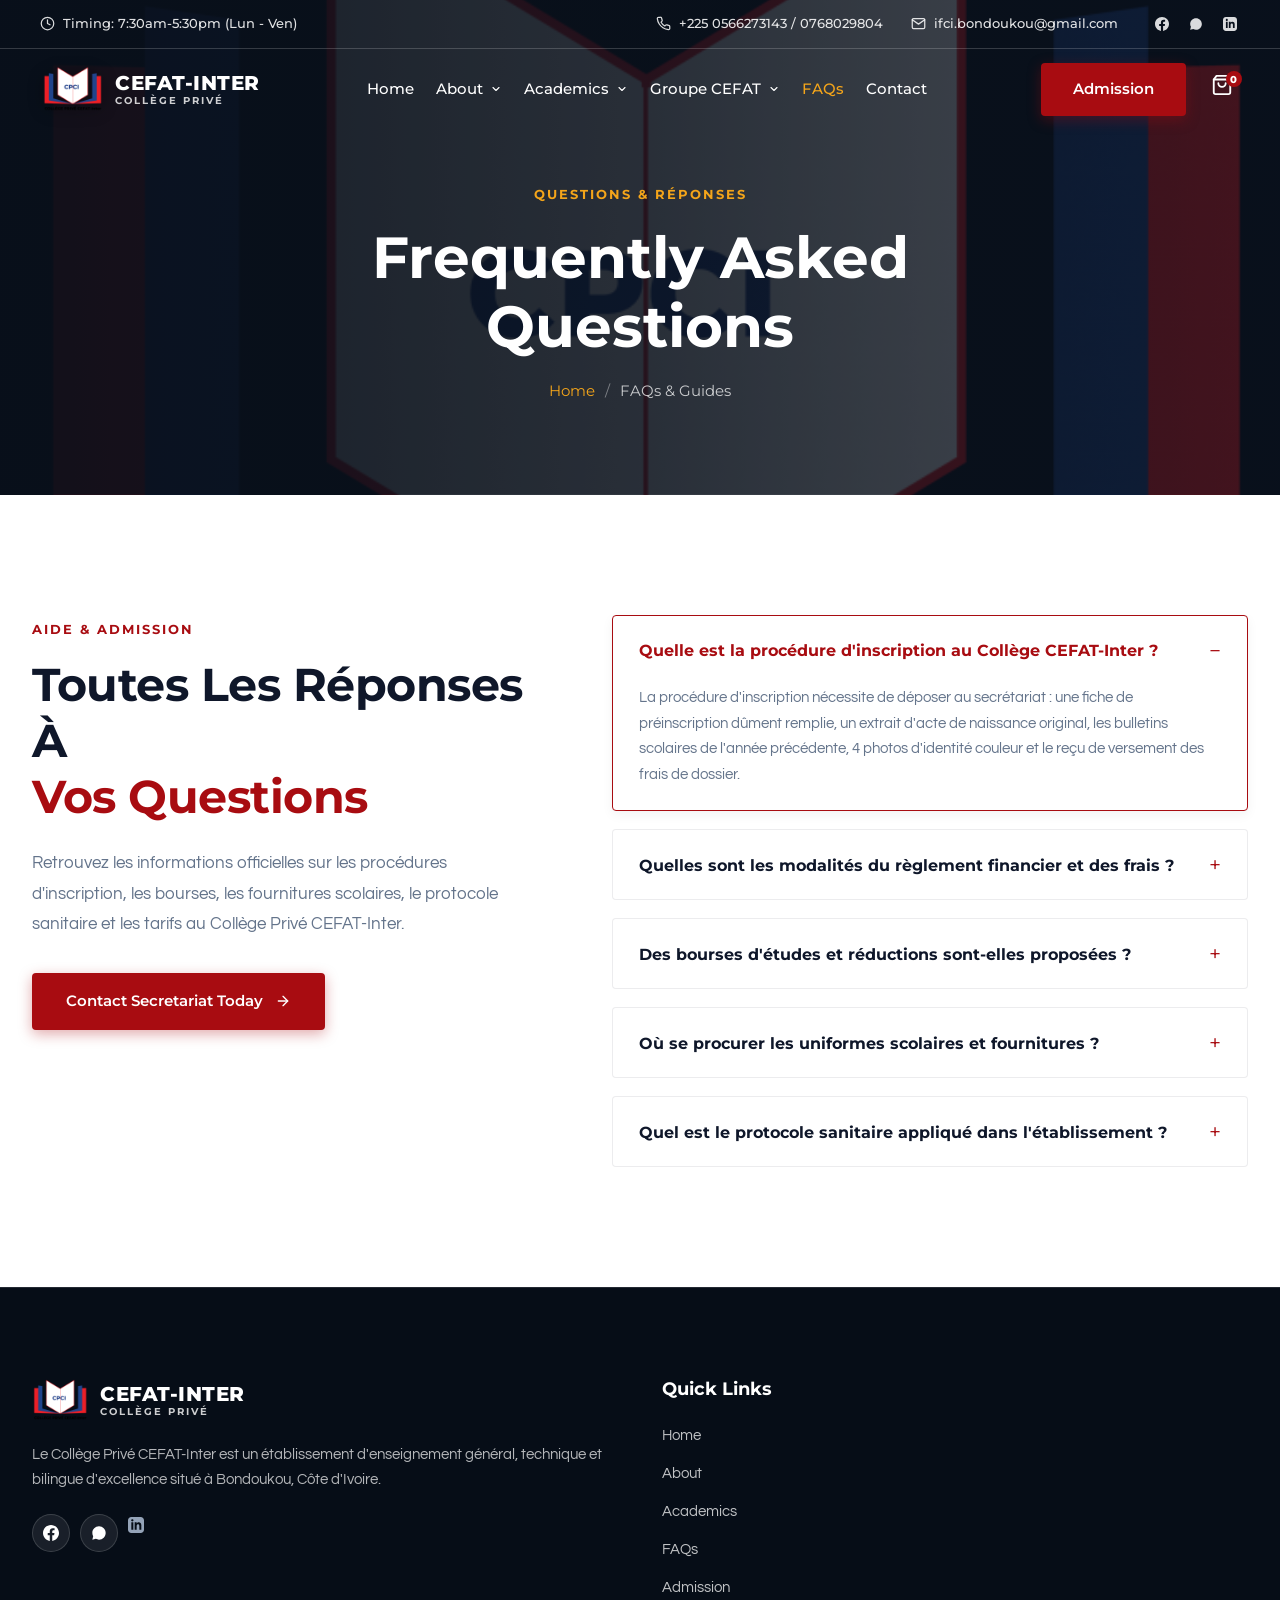
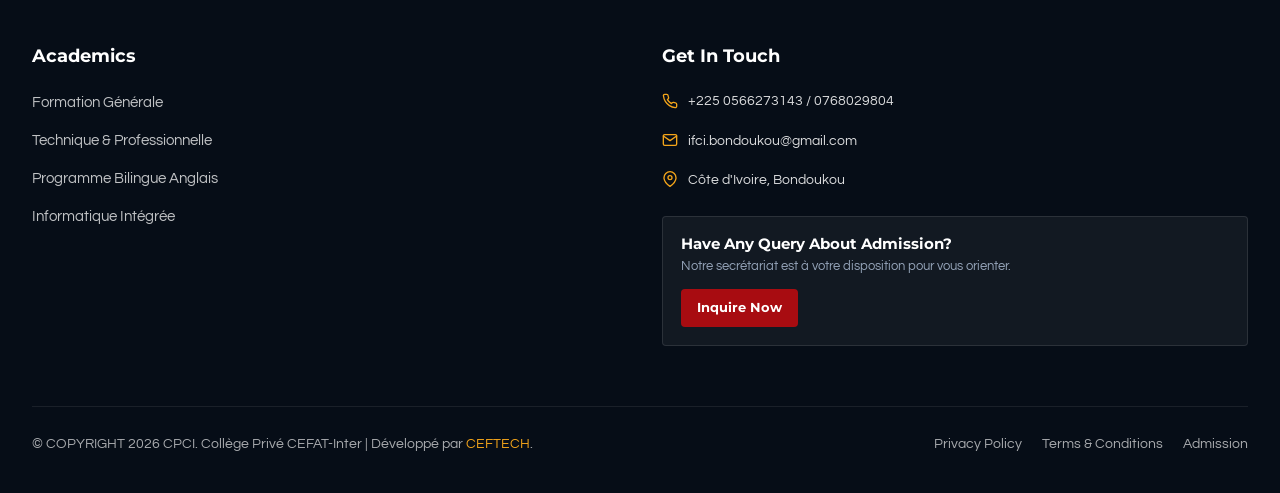
<file: faq.html>
<!DOCTYPE html>
<html lang="fr">
<head>
  <meta charset="UTF-8">
  <meta name="viewport" content="width=device-width, initial-scale=1.0">
  <title>Foire Aux Questions (FAQs) | Collège Privé CEFAT-Inter</title>
  <meta name="description" content="Toutes les réponses à vos questions concernant les inscriptions, bourses, fournitures et règlements au Collège Privé CEFAT-Inter.">
  <link rel="preconnect" href="https://fonts.googleapis.com">
  <link rel="preconnect" href="https://fonts.gstatic.com" crossorigin>
  <link href="https://fonts.googleapis.com/css2?family=Montserrat:ital,wght@0,300;0,400;0,500;0,600;0,700;0,800;0,900;1,400;1,700;1,800;1,900&family=Questrial&display=swap" rel="stylesheet">
  <link rel="stylesheet" href="style.css?v=2.0">
</head>
<body>

  <!-- ==================== TOP HEADER BAR ==================== -->
  <div class="top-header">
    <div class="container-full">
      <div class="top-header-inner">
        <div class="top-header-left">
          <div class="top-header-item">
            <svg class="top-icon" viewBox="0 0 24 24" fill="none" stroke="currentColor" stroke-width="2" stroke-linecap="round" stroke-linejoin="round" aria-hidden="true"><circle cx="12" cy="12" r="10"/><polyline points="12 6 12 12 16 14"/></svg>
            <span>Timing: 7:30am-5:30pm (Lun - Ven)</span>
          </div>
        </div>
        <div class="top-header-right">
          <a href="tel:+2250566273143" class="top-header-item">
            <svg class="top-icon" viewBox="0 0 24 24" fill="none" stroke="currentColor" stroke-width="2" stroke-linecap="round" stroke-linejoin="round" aria-hidden="true"><path d="M22 16.92v3a2 2 0 0 1-2.18 2 19.79 19.79 0 0 1-8.63-3.07 19.5 19.5 0 0 1-6-6 19.79 19.79 0 0 1-3.07-8.67A2 2 0 0 1 4.11 2h3a2 2 0 0 1 2 1.72 12.84 12.84 0 0 0 .7 2.81 2 2 0 0 1-.45 2.11L8.09 9.91a16 16 0 0 0 6 6l1.27-1.27a2 2 0 0 1 2.11-.45 12.84 12.84 0 0 0 2.81.7A2 2 0 0 1 22 16.92z"/></svg>
            <span>+225 0566273143 / 0768029804</span>
          </a>
          <a href="mailto:ifci.bondoukou@gmail.com" class="top-header-item">
            <svg class="top-icon" viewBox="0 0 24 24" fill="none" stroke="currentColor" stroke-width="2" stroke-linecap="round" stroke-linejoin="round" aria-hidden="true"><path d="M4 4h16c1.1 0 2 .9 2 2v12c0 1.1-.9 2-2 2H4c-1.1 0-2-.9-2-2V6c0-1.1.9-2 2-2z"/><polyline points="22,6 12,13 2,6"/></svg>
            <span>ifci.bondoukou@gmail.com</span>
          </a>
          <div class="top-socials">
            <a href="#" aria-label="Facebook" class="social-icon">
              <svg viewBox="0 0 24 24" fill="currentColor" aria-hidden="true"><path d="M24 12.073c0-6.627-5.373-12-12-12s-12 5.373-12 12c0 5.99 4.388 10.954 10.125 11.854v-8.385H7.078v-3.47h3.047V9.43c0-3.007 1.792-4.669 4.533-4.669 1.312 0 2.686.235 2.686.235v2.953H15.83c-1.491 0-1.956.925-1.956 1.874v2.25h3.328l-.532 3.47h-2.796v8.385C19.612 23.027 24 18.062 24 12.073z"/></svg>
            </a>
            <a href="#" aria-label="WhatsApp" class="social-icon">
              <svg viewBox="0 0 24 24" fill="currentColor" aria-hidden="true"><path d="M17.472 14.382c-.301-.15-1.777-.877-2.052-.977-.276-.1-.477-.15-.678.15s-.778.977-.954 1.178c-.176.201-.351.226-.652.075s-1.272-.469-2.423-1.495c-.896-.799-1.501-1.786-1.677-2.087-.176-.301-.019-.464.132-.614.136-.135.301-.351.452-.527.15-.176.201-.301.301-.502.101-.201.05-.377-.025-.527s-.678-1.634-.929-2.238c-.244-.588-.493-.508-.678-.517-.176-.009-.377-.009-.578-.009s-.527.075-.803.377c-.276.301-1.054 1.03-1.054 2.512s1.079 2.913 1.23 3.114c.15.201 2.124 3.243 5.145 4.548.719.311 1.281.497 1.719.636.723.23 1.381.197 1.901.12.579-.086 1.777-.727 2.028-1.43.251-.703.251-1.306.176-1.431-.075-.126-.276-.201-.577-.351zM12.004 2C6.479 2 2 6.479 2 12.004c0 1.765.461 3.424 1.265 4.869L2 22l5.304-1.229a9.96 9.96 0 0 0 4.7 1.177c5.525 0 10.004-4.479 10.004-10.004C22.008 6.479 17.529 2 12.004 2z"/></svg>
            </a>
            <a href="#" aria-label="LinkedIn" class="social-icon">
              <svg viewBox="0 0 24 24" fill="currentColor" aria-hidden="true"><path d="M19 0h-14c-2.761 0-5 2.239-5 5v14c0 2.761 2.239 5 5 5h14c2.762 0 5-2.239 5-5v-14c0-2.761-2.238-5-5-5zm-11 19h-3v-11h3v11zm-1.5-12.268c-.966 0-1.75-.79-1.75-1.764s.784-1.764 1.75-1.764 1.75.79 1.75 1.764-.783 1.764-1.75 1.764zm13.5 12.268h-3v-5.604c0-3.368-4-3.113-4 0v5.604h-3v-11h3v1.765c1.396-2.586 7-2.777 7 2.476v6.759z"/></svg>
            </a>
          </div>
        </div>
      </div>
    </div>
  </div>

  <!-- ==================== MAIN NAVBAR ==================== -->
  <header class="navbar" id="navbar">
    <div class="container-full">
      <div class="navbar-inner">
        <!-- Logo -->
        <a href="index.html" class="navbar-logo">
          <img src="assets/cefat_data_img_0.png" alt="Logo Collège Privé CEFAT-Inter" class="logo-image">
          <div class="logo-text">
            <span class="logo-title">CEFAT-INTER</span>
            <span class="logo-subtitle">COLLÈGE PRIVÉ</span>
          </div>
        </a>

        <!-- Desktop Menu -->
        <nav class="navbar-menu" id="navbarMenu">
          <ul class="nav-list">
            <li class="nav-item"><a href="index.html" class="nav-link">Home</a></li>
            <li class="nav-item dropdown">
              <a href="about.html" class="nav-link">About <svg class="nav-arrow" viewBox="0 0 24 24" fill="none" stroke="currentColor" stroke-width="2" stroke-linecap="round" stroke-linejoin="round" aria-hidden="true"><polyline points="6 9 12 15 18 9"/></svg></a>
              <ul class="dropdown-menu">
                <li><a href="about.html#presentation">Présentation</a></li>
                <li><a href="about.html#mot-dga">Mot du DGA</a></li>
                <li><a href="about.html#organigramme">Organigramme</a></li>
                <li><a href="about.html#reglement">Règlement Intérieur</a></li>
              </ul>
            </li>
            <li class="nav-item dropdown">
              <a href="enseignement.html" class="nav-link">Academics <svg class="nav-arrow" viewBox="0 0 24 24" fill="none" stroke="currentColor" stroke-width="2" stroke-linecap="round" stroke-linejoin="round" aria-hidden="true"><polyline points="6 9 12 15 18 9"/></svg></a>
              <ul class="dropdown-menu">
                <li><a href="enseignement.html#general">Formation Générale</a></li>
                <li><a href="enseignement.html#technique">Technique &amp; Professionnelle</a></li>
                <li><a href="enseignement.html#bilingue">Programme Bilingue</a></li>
                <li><a href="enseignement.html#informatique">Informatique Intégrée</a></li>
                <li><a href="enseignement.html#services">Services Annexes</a></li>
              </ul>
            </li>
            <li class="nav-item dropdown">
              <a href="groupe-cefat.html" class="nav-link">Groupe CEFAT <svg class="nav-arrow" viewBox="0 0 24 24" fill="none" stroke="currentColor" stroke-width="2" stroke-linecap="round" stroke-linejoin="round" aria-hidden="true"><polyline points="6 9 12 15 18 9"/></svg></a>
              <ul class="dropdown-menu">
                <li><a href="groupe-cefat.html#holding">CEFAT International Holding</a></li>
                <li><a href="groupe-cefat.html#institut">Institut de Formation CEFAT</a></li>
                <li><a href="groupe-cefat.html#cabinet">Cabinet Be Excellent</a></li>
                <li><a href="groupe-cefat.html#technologies">CEFAT Technologies</a></li>
              </ul>
            </li>
            <li class="nav-item"><a href="faq.html" class="nav-link active">FAQs</a></li>
            <li class="nav-item"><a href="contact.html" class="nav-link">Contact</a></li>
          </ul>
        </nav>

        <!-- Navbar Actions -->
        <div class="navbar-actions">
          <a href="contact.html#inscription" class="btn-admission">
            <span>Admission</span>
          </a>
          <div class="cart-wrapper">
            <span class="cart-icon">
              <svg viewBox="0 0 24 24" fill="none" stroke="currentColor" stroke-width="2" stroke-linecap="round" stroke-linejoin="round" aria-hidden="true"><path d="M6 2L3 6v14a2 2 0 0 0 2 2h14a2 2 0 0 0 2-2V6l-3-4z"/><line x1="3" y1="6" x2="21" y2="6"/><path d="M16 10a4 4 0 0 1-8 0"/></svg>
            </span>
            <span class="cart-badge">0</span>
          </div>
          <button class="hamburger-btn" id="hamburgerBtn" aria-label="Menu Mobile">
            <span></span><span></span><span></span>
          </button>
        </div>
      </div>
    </div>
  </header>

  <!-- ==================== PAGE HERO ==================== -->
  <section class="page-hero hero-faq">
    <div class="page-hero-overlay"></div>
    <div class="container">
      <div class="page-hero-content">
        <div class="section-subheading light">QUESTIONS &amp; RÉPONSES</div>
        <h1 class="page-hero-title">Frequently Asked Questions</h1>
        <div class="page-breadcrumb">
          <a href="index.html">Home</a>
          <span class="sep">/</span>
          <span>FAQs &amp; Guides</span>
        </div>
      </div>
    </div>
  </section>

  <!-- ==================== FAQ MAIN SECTION ==================== -->
  <section class="page-section" id="faq">
    <div class="container">
      <div class="faq-grid">
        <div class="faq-left">
          <div class="section-subheading">AIDE &amp; ADMISSION</div>
          <h2 class="section-heading">Toutes Les Réponses À<br><em>Vos Questions</em></h2>
          <p class="faq-desc">Retrouvez les informations officielles sur les procédures d'inscription, les bourses, les fournitures scolaires, le protocole sanitaire et les tarifs au Collège Privé CEFAT-Inter.</p>
          <a href="contact.html" class="btn-primary">
            <span>Contact Secretariat Today</span>
            <svg viewBox="0 0 24 24" fill="none" stroke="currentColor" stroke-width="2" stroke-linecap="round" stroke-linejoin="round" class="btn-icon" aria-hidden="true"><line x1="5" y1="12" x2="19" y2="12"/><polyline points="12 5 19 12 12 19"/></svg>
          </a>
        </div>

        <div class="faq-right">
          <div class="faq-accordion">
            <div class="faq-item active">
              <button class="faq-btn" aria-expanded="true">
                <span>Quelle est la procédure d'inscription au Collège CEFAT-Inter ?</span>
                <span class="faq-toggle-icon">&minus;</span>
              </button>
              <div class="faq-collapse">
                <p>La procédure d'inscription nécessite de déposer au secrétariat : une fiche de préinscription dûment remplie, un extrait d'acte de naissance original, les bulletins scolaires de l'année précédente, 4 photos d'identité couleur et le reçu de versement des frais de dossier.</p>
              </div>
            </div>

            <div class="faq-item">
              <button class="faq-btn" aria-expanded="false">
                <span>Quelles sont les modalités du règlement financier et des frais ?</span>
                <span class="faq-toggle-icon">+</span>
              </button>
              <div class="faq-collapse">
                <p>La scolarité peut être réglée en totalité à la rentrée ou selon un échéancier échelonné en 3 trimestres convenu avec la direction financière de l'établissement.</p>
              </div>
            </div>

            <div class="faq-item">
              <button class="faq-btn" aria-expanded="false">
                <span>Des bourses d'études et réductions sont-elles proposées ?</span>
                <span class="faq-toggle-icon">+</span>
              </button>
              <div class="faq-collapse">
                <p>Le Collège Privé CEFAT-Inter accueille les élèves boursiers de l'État de Côte d'Ivoire et accorde des facilités tarifaires aux familles inscrivant plusieurs enfants simultanément.</p>
              </div>
            </div>

            <div class="faq-item">
              <button class="faq-btn" aria-expanded="false">
                <span>Où se procurer les uniformes scolaires et fournitures ?</span>
                <span class="faq-toggle-icon">+</span>
              </button>
              <div class="faq-collapse">
                <p>Les tenues officielles et l'écusson du collège sont confectionnés par l'atelier partenaire de l'établissement et remis lors de la finalisation de l'inscription au secrétariat.</p>
              </div>
            </div>

            <div class="faq-item">
              <button class="faq-btn" aria-expanded="false">
                <span>Quel est le protocole sanitaire appliqué dans l'établissement ?</span>
                <span class="faq-toggle-icon">+</span>
              </button>
              <div class="faq-collapse">
                <p>L'établissement dispose d'une infirmerie de premier secours, de points d'eau potable et de savon, et assure un contrôle quotidien de la propreté des locaux et du restaurant scolaire.</p>
              </div>
            </div>
          </div>
        </div>
      </div>
    </div>
  </section>

  <!-- ==================== FOOTER ==================== -->
  <footer class="footer" id="contact">
    <div class="container">
      <div class="footer-top-grid">
        <div class="footer-col footer-col-brand">
          <a href="index.html" class="footer-logo">
            <img src="assets/cefat_data_img_0.png" alt="Logo Collège Privé CEFAT-Inter" class="footer-logo-img">
            <div class="logo-text">
              <span class="logo-title">CEFAT-INTER</span>
              <span class="logo-subtitle">COLLÈGE PRIVÉ</span>
            </div>
          </a>
          <p class="footer-desc">Le Collège Privé CEFAT-Inter est un établissement d'enseignement général, technique et bilingue d'excellence situé à Bondoukou, Côte d'Ivoire.</p>
          <div class="footer-socials">
            <a href="#" class="social-btn" aria-label="Facebook">
              <svg viewBox="0 0 24 24" fill="currentColor" style="width:16px;height:16px;" aria-hidden="true"><path d="M24 12.073c0-6.627-5.373-12-12-12s-12 5.373-12 12c0 5.99 4.388 10.954 10.125 11.854v-8.385H7.078v-3.47h3.047V9.43c0-3.007 1.792-4.669 4.533-4.669 1.312 0 2.686.235 2.686.235v2.953H15.83c-1.491 0-1.956.925-1.956 1.874v2.25h3.328l-.532 3.47h-2.796v8.385C19.612 23.027 24 18.062 24 12.073z"/></svg>
            </a>
            <a href="#" class="social-btn" aria-label="WhatsApp">
              <svg viewBox="0 0 24 24" fill="currentColor" style="width:16px;height:16px;" aria-hidden="true"><path d="M17.472 14.382c-.301-.15-1.777-.877-2.052-.977-.276-.1-.477-.15-.678.15s-.778.977-.954 1.178c-.176.201-.351.226-.652.075s-1.272-.469-2.423-1.495c-.896-.799-1.501-1.786-1.677-2.087-.176-.301-.019-.464.132-.614.136-.135.301-.351.452-.527.15-.176.201-.301.301-.502.101-.201.05-.377-.025-.527s-.678-1.634-.929-2.238c-.244-.588-.493-.508-.678-.517-.176-.009-.377-.009-.578-.009s-.527.075-.803.377c-.276.301-1.054 1.03-1.054 2.512s1.079 2.913 1.23 3.114c.15.201 2.124 3.243 5.145 4.548.719.311 1.281.497 1.719.636.723.23 1.381.197 1.901.12.579-.086 1.777-.727 2.028-1.43.251-.703.251-1.306.176-1.431-.075-.126-.276-.201-.577-.351zM12.004 2C6.479 2 2 6.479 2 12.004c0 1.765.461 3.424 1.265 4.869L2 22l5.304-1.229a9.96 9.96 0 0 0 4.7 1.177c5.525 0 10.004-4.479 10.004-10.004C22.008 6.479 17.529 2 12.004 2z"/></svg>
            </a>
            <a href="#" aria-label="LinkedIn">
              <svg viewBox="0 0 24 24" fill="currentColor" style="width:16px;height:16px;" aria-hidden="true"><path d="M19 0h-14c-2.761 0-5 2.239-5 5v14c0 2.761 2.239 5 5 5h14c2.762 0 5-2.239 5-5v-14c0-2.761-2.238-5-5-5zm-11 19h-3v-11h3v11zm-1.5-12.268c-.966 0-1.75-.79-1.75-1.764s.784-1.764 1.75-1.764 1.75.79 1.75 1.764-.783 1.764-1.75 1.764zm13.5 12.268h-3v-5.604c0-3.368-4-3.113-4 0v5.604h-3v-11h3v1.765c1.396-2.586 7-2.777 7 2.476v6.759z"/></svg>
            </a>
          </div>
        </div>

        <div class="footer-col">
          <h4 class="footer-title">Quick Links</h4>
          <ul class="footer-links">
            <li><a href="index.html">Home</a></li>
            <li><a href="about.html">About</a></li>
            <li><a href="enseignement.html">Academics</a></li>
            <li><a href="faq.html">FAQs</a></li>
            <li><a href="contact.html#inscription">Admission</a></li>
          </ul>
        </div>

        <div class="footer-col">
          <h4 class="footer-title">Academics</h4>
          <ul class="footer-links">
            <li><a href="enseignement.html#general">Formation Générale</a></li>
            <li><a href="enseignement.html#technique">Technique &amp; Professionnelle</a></li>
            <li><a href="enseignement.html#bilingue">Programme Bilingue Anglais</a></li>
            <li><a href="enseignement.html#informatique">Informatique Intégrée</a></li>
          </ul>
        </div>

        <div class="footer-col">
          <h4 class="footer-title">Get In Touch</h4>
          <div class="footer-contact-items">
            <div class="f-contact-item">
              <span class="f-icon">
                <svg viewBox="0 0 24 24" fill="none" stroke="currentColor" stroke-width="2" stroke-linecap="round" stroke-linejoin="round" style="width:16px;height:16px;" aria-hidden="true"><path d="M22 16.92v3a2 2 0 0 1-2.18 2 19.79 19.79 0 0 1-8.63-3.07 19.5 19.5 0 0 1-6-6 19.79 19.79 0 0 1-3.07-8.67A2 2 0 0 1 4.11 2h3a2 2 0 0 1 2 1.72 12.84 12.84 0 0 0 .7 2.81 2 2 0 0 1-.45 2.11L8.09 9.91a16 16 0 0 0 6 6l1.27-1.27a2 2 0 0 1 2.11-.45 12.84 12.84 0 0 0 2.81.7A2 2 0 0 1 22 16.92z"/></svg>
              </span>
              <div>
                <a href="tel:+2250566273143">+225 0566273143</a> / <a href="tel:+2250768029804">0768029804</a>
              </div>
            </div>
            <div class="f-contact-item">
              <span class="f-icon">
                <svg viewBox="0 0 24 24" fill="none" stroke="currentColor" stroke-width="2" stroke-linecap="round" stroke-linejoin="round" style="width:16px;height:16px;" aria-hidden="true"><path d="M4 4h16c1.1 0 2 .9 2 2v12c0 1.1-.9 2-2 2H4c-1.1 0-2-.9-2-2V6c0-1.1.9-2 2-2z"/><polyline points="22,6 12,13 2,6"/></svg>
              </span>
              <div>
                <a href="mailto:ifci.bondoukou@gmail.com">ifci.bondoukou@gmail.com</a>
              </div>
            </div>
            <div class="f-contact-item">
              <span class="f-icon">
                <svg viewBox="0 0 24 24" fill="none" stroke="currentColor" stroke-width="2" stroke-linecap="round" stroke-linejoin="round" style="width:16px;height:16px;" aria-hidden="true"><path d="M21 10c0 7-9 13-9 13s-9-6-9-13a9 9 0 0 1 18 0z"/><circle cx="12" cy="10" r="3"/></svg>
              </span>
              <div>Côte d'Ivoire, Bondoukou</div>
            </div>
          </div>
          
          <div class="footer-query-card">
            <h5>Have Any Query About Admission?</h5>
            <p>Notre secrétariat est à votre disposition pour vous orienter.</p>
            <a href="contact.html#inscription" class="btn-query">Inquire Now</a>
          </div>
        </div>
      </div>

      <div class="footer-bottom-bar">
        <div class="copyright-text">
          &copy; COPYRIGHT 2026 CPCI. Collège Privé CEFAT-Inter | Développé par <a href="#">CEFTECH</a>.
        </div>
        <div class="footer-legal-links">
          <a href="#">Privacy Policy</a>
          <a href="#">Terms &amp; Conditions</a>
          <a href="contact.html#inscription">Admission</a>
        </div>
      </div>
    </div>
  </footer>

  <button class="back-to-top" id="backToTop" aria-label="Retour en haut"><svg viewBox="0 0 24 24" fill="none" stroke="currentColor" stroke-width="2.5" stroke-linecap="round" stroke-linejoin="round" style="width:20px;height:20px;" aria-hidden="true"><line x1="12" y1="19" x2="12" y2="5"/><polyline points="5 12 12 5 19 12"/></svg></button>
  <script src="main.js?v=2.0"></script>
</body>
</html>
</file>
<file: style.css>
/* ============================================================
   COLLÈGE PRIVÉ CEFAT-INTER — STYLESHEET GLOBAL
   Harmonie Visuelle, Cadrage Artistique & Rythme : Eduvolv Model
   Contenu & Identité Institutionnelle : Collège Privé CEFAT-Inter
   ============================================================ */

:root {
  /* Brand Palette */
  --primary-red: #A80C11;
  --primary-red-hover: #8A080D;
  --accent-gold: #F4A51A;
  --accent-blue: #1A56DB;
  
  /* Dark & Neutral Foundations */
  --bg-dark: #0A121E;
  --bg-dark-vignette: #060D17;
  --bg-card: #111C2D;
  --bg-card-hover: #16243A;
  --bg-light: #F8F9FA;
  --bg-white: #FFFFFF;
  --bg-gray: #F1F4F8;
  
  /* Text */
  --text-dark: #0F172A;
  --text-muted: #64748B;
  --text-light: #94A3B8;
  --text-white: #FFFFFF;
  
  /* Typography */
  --font-heading: 'Montserrat', -apple-system, BlinkMacSystemFont, 'Segoe UI', Roboto, sans-serif;
  --font-body: 'Questrial', -apple-system, BlinkMacSystemFont, 'Segoe UI', Roboto, sans-serif;
  
  /* Radii & Shadows */
  --radius-xs: 4px;
  --radius-sm: 6px;
  --radius-md: 10px;
  --radius-lg: 14px;
  --radius-pill: 50px;
  --border-dark: rgba(255, 255, 255, 0.12);
  --border-light: rgba(15, 23, 42, 0.08);
  --shadow-sm: 0 4px 12px rgba(0, 0, 0, 0.05);
  --shadow-md: 0 10px 30px rgba(0, 0, 0, 0.08);
  --shadow-lg: 0 20px 40px rgba(0, 0, 0, 0.2);
  
  /* Transitions */
  --transition: all 0.3s cubic-bezier(0.4, 0, 0.2, 1);
}

/* ==================== RESET & BASE ==================== */
*, *::before, *::after {
  box-sizing: border-box;
  margin: 0;
  padding: 0;
}

html {
  scroll-behavior: smooth;
  font-size: 16px;
  overflow-x: hidden;
}

body {
  font-family: var(--font-body);
  color: var(--text-dark);
  background-color: var(--bg-white);
  line-height: 1.75;
  overflow-x: hidden;
  -webkit-font-smoothing: antialiased;
}

img {
  max-width: 100%;
  height: auto;
  display: block;
}

a {
  color: inherit;
  text-decoration: none;
  transition: var(--transition);
}

ul {
  list-style: none;
}

button {
  cursor: pointer;
  font-family: inherit;
  border: none;
  outline: none;
  background: none;
}

/* ==================== CONTAINERS ==================== */
.container {
  width: 100%;
  max-width: 1340px;
  margin: 0 auto;
  padding: 0 32px;
}

.container-full {
  width: 100%;
  max-width: 1400px;
  margin: 0 auto;
  padding: 0 40px;
}

/* ==================== TYPOGRAPHY & HEADINGS ==================== */
h1, h2, h3, h4, h5, h6 {
  font-family: var(--font-heading);
  font-weight: 700;
  line-height: 1.2;
}

.section-subheading {
  display: inline-flex;
  align-items: center;
  gap: 8px;
  font-family: var(--font-heading);
  font-size: 0.84rem;
  font-weight: 700;
  text-transform: uppercase;
  letter-spacing: 2px;
  color: var(--primary-red);
  margin-bottom: 16px;
}

.section-subheading.light {
  color: var(--accent-gold);
}

.section-heading {
  font-size: clamp(2.2rem, 3.8vw, 2.9rem);
  font-weight: 700;
  color: var(--text-dark);
  margin-bottom: 24px;
  line-height: 1.2;
  letter-spacing: -0.5px;
}

.section-heading em {
  font-style: normal;
  color: var(--primary-red);
  font-weight: 700;
}

.section-heading.light {
  color: var(--text-white);
}

.section-heading.light em {
  color: var(--accent-gold);
}

.section-lead {
  font-size: 1.1rem;
  color: var(--text-muted);
  max-width: 680px;
  margin: 0 auto 56px;
  line-height: 1.75;
}

.section-header-center {
  text-align: center;
  margin-bottom: 56px;
}

/* ==================== BUTTONS ==================== */
.btn-primary {
  display: inline-flex;
  align-items: center;
  justify-content: center;
  gap: 12px;
  background-color: var(--primary-red);
  color: var(--text-white);
  padding: 15px 34px;
  border-radius: var(--radius-xs);
  font-family: var(--font-heading);
  font-weight: 600;
  font-size: 0.95rem;
  box-shadow: 0 4px 14px rgba(168, 12, 17, 0.35);
  transition: var(--transition);
}

.btn-primary:hover {
  background-color: var(--primary-red-hover);
  transform: translateY(-2px);
  box-shadow: 0 8px 20px rgba(168, 12, 17, 0.45);
}

.btn-primary .btn-icon {
  width: 16px;
  height: 16px;
  transition: transform 0.2s ease;
}

.btn-primary:hover .btn-icon {
  transform: translateX(4px);
}

.btn-secondary {
  display: inline-flex;
  align-items: center;
  justify-content: center;
  gap: 12px;
  background-color: rgba(255, 255, 255, 0.1);
  color: var(--text-white);
  padding: 14px 30px;
  border: 1px solid rgba(255, 255, 255, 0.3);
  border-radius: var(--radius-xs);
  font-family: var(--font-heading);
  font-weight: 600;
  font-size: 0.95rem;
  backdrop-filter: blur(8px);
  transition: var(--transition);
}

.btn-secondary:hover {
  background-color: rgba(255, 255, 255, 0.2);
  border-color: rgba(255, 255, 255, 0.5);
  transform: translateY(-2px);
}

.play-circle {
  display: inline-flex;
  align-items: center;
  justify-content: center;
  width: 28px;
  height: 28px;
  border-radius: 50%;
  border: 1.5px solid rgba(255, 255, 255, 0.7);
  color: var(--text-white);
  font-size: 0.75rem;
  padding-left: 2px;
}

.btn-faq {
  background-color: var(--bg-gray);
  color: var(--text-dark);
  border-color: var(--border-light);
}

.btn-faq:hover {
  background-color: var(--primary-red);
  color: var(--text-white);
  border-color: var(--primary-red);
}

.full-width {
  width: 100%;
}

/* ==================== 1. TOP HEADER BAR ==================== */
.top-header {
  position: absolute;
  top: 0;
  left: 0;
  right: 0;
  z-index: 101;
  background: transparent;
  color: rgba(255, 255, 255, 0.9);
  font-size: 0.84rem;
  border-bottom: 1px solid rgba(255, 255, 255, 0.18);
}

.top-header-inner {
  display: flex;
  justify-content: space-between;
  align-items: center;
  padding: 12px 0;
}

.top-header-left, .top-header-right {
  display: flex;
  align-items: center;
  gap: 28px;
}

.top-header-item {
  display: flex;
  align-items: center;
  gap: 8px;
  color: rgba(255, 255, 255, 0.88);
  font-family: var(--font-heading);
  font-size: 0.84rem;
  font-weight: 500;
}

.top-header-item:hover {
  color: #FFFFFF;
}

.top-icon {
  width: 15px;
  height: 15px;
  color: rgba(255, 255, 255, 0.85);
}

.top-socials {
  display: flex;
  align-items: center;
  gap: 14px;
  margin-left: 6px;
}

.social-icon {
  display: inline-flex;
  align-items: center;
  justify-content: center;
  width: 20px;
  height: 20px;
  color: rgba(255, 255, 255, 0.85);
  transition: var(--transition);
}

.social-icon svg {
  width: 14px;
  height: 14px;
}

.social-icon:hover {
  color: var(--text-white);
  transform: translateY(-1px);
}

/* ==================== 2. MAIN NAVBAR ==================== */
.navbar {
  position: absolute;
  top: 45px;
  left: 0;
  right: 0;
  z-index: 100;
  background: transparent;
  padding: 18px 0;
  transition: var(--transition);
}

.navbar-inner {
  display: flex;
  align-items: center;
  justify-content: space-between;
  gap: 28px;
}

/* Logo */
.navbar-logo {
  display: flex;
  align-items: center;
  gap: 12px;
  text-decoration: none;
  flex-shrink: 0;
  padding: 0 2px;
}

.logo-image {
  height: 48px;
  width: auto;
  object-fit: contain;
  filter: drop-shadow(0 2px 8px rgba(0, 0, 0, 0.4));
}

.logo-text {
  display: flex;
  flex-direction: column;
  line-height: 1.15;
}

.logo-title {
  color: var(--text-white);
  font-family: var(--font-heading);
  font-weight: 800;
  font-size: 1.25rem;
  letter-spacing: 0.5px;
}

.logo-subtitle {
  color: rgba(255, 255, 255, 0.8);
  font-family: var(--font-heading);
  font-size: 0.62rem;
  text-transform: uppercase;
  letter-spacing: 2px;
  font-weight: 700;
}

/* Nav Menu */
.navbar-menu {
  display: flex;
  align-items: center;
}

.nav-list {
  display: flex;
  align-items: center;
  gap: 34px;
}

.nav-item {
  position: relative;
}

.nav-link {
  color: #FFFFFF;
  font-family: var(--font-heading);
  font-size: 0.95rem;
  font-weight: 500;
  padding: 8px 0;
  display: flex;
  align-items: center;
  gap: 5px;
}

.nav-link:hover, .nav-link.active {
  color: var(--accent-gold);
}

.nav-arrow {
  width: 12px;
  height: 12px;
  transition: transform 0.2s ease;
  margin-left: 2px;
  stroke: currentColor;
  stroke-width: 2.2;
}

.dropdown:hover .nav-arrow {
  transform: rotate(180deg);
}

.sep-dot {
  display: inline-block;
  width: 5px;
  height: 5px;
  background-color: var(--accent-gold);
  border-radius: 50%;
  margin: 0 4px;
}

/* Dropdown Menu */
.dropdown-menu {
  position: absolute;
  top: 100%;
  left: 0;
  background-color: var(--bg-card);
  min-width: 230px;
  border-radius: var(--radius-xs);
  box-shadow: var(--shadow-lg);
  border: 1px solid var(--border-dark);
  padding: 12px 0;
  opacity: 0;
  visibility: hidden;
  transform: translateY(10px);
  transition: var(--transition);
}

.dropdown:hover .dropdown-menu {
  opacity: 1;
  visibility: visible;
  transform: translateY(0);
}

.dropdown-menu li a {
  display: block;
  padding: 10px 22px;
  color: rgba(255, 255, 255, 0.88);
  font-family: var(--font-heading);
  font-size: 0.88rem;
  font-weight: 500;
}

.dropdown-menu li a:hover {
  background-color: rgba(255, 255, 255, 0.06);
  color: var(--accent-gold);
  padding-left: 26px;
}

/* Actions & Admission Button */
.navbar-actions {
  display: flex;
  align-items: center;
  gap: 18px;
  margin-left: 8px;
}

.btn-admission {
  background-color: var(--primary-red);
  color: var(--text-white);
  padding: 13px 32px;
  border-radius: var(--radius-xs);
  font-family: var(--font-heading);
  font-weight: 600;
  font-size: 0.95rem;
  box-shadow: 0 4px 14px rgba(168, 12, 17, 0.35);
  transition: var(--transition);
}

.btn-admission:hover {
  background-color: var(--primary-red-hover);
  transform: translateY(-2px);
}

.cart-wrapper {
  position: relative;
  display: flex;
  align-items: center;
  justify-content: center;
  width: 36px;
  height: 36px;
  color: var(--text-white);
  cursor: pointer;
}

.cart-icon svg {
  width: 22px;
  height: 22px;
}

.cart-badge {
  position: absolute;
  top: 0px;
  right: -2px;
  background-color: var(--primary-red);
  color: var(--text-white);
  font-family: var(--font-heading);
  font-size: 0.62rem;
  font-weight: 800;
  width: 16px;
  height: 16px;
  border-radius: 50%;
  display: flex;
  align-items: center;
  justify-content: center;
}

.hamburger-btn {
  display: none;
  flex-direction: column;
  justify-content: space-between;
  width: 28px;
  height: 20px;
}

.hamburger-btn span {
  display: block;
  height: 2.5px;
  width: 100%;
  background-color: var(--text-white);
  border-radius: 2px;
  transition: var(--transition);
}

.hamburger-btn.active span:nth-child(1) {
  transform: translateY(8.5px) rotate(45deg);
}

.hamburger-btn.active span:nth-child(2) {
  opacity: 0;
}

.hamburger-btn.active span:nth-child(3) {
  transform: translateY(-8.5px) rotate(-45deg);
}

/* ==================== 3. HERO SECTION & PROPORTIONS ==================== */
.hero-section {
  position: relative;
  min-height: 100vh;
  display: flex;
  flex-direction: column;
  justify-content: center;
  background-color: #0A121E;
  overflow: hidden;
}

.hero-slider {
  position: relative;
  width: 100%;
  min-height: 100vh;
}

.hero-slide {
  position: absolute;
  inset: 0;
  background-size: cover;
  background-repeat: no-repeat;
  display: flex;
  align-items: flex-start;
  justify-content: flex-start;
  opacity: 0;
  visibility: hidden;
  transition: opacity 0.8s cubic-bezier(0.4, 0, 0.2, 1), visibility 0.8s cubic-bezier(0.4, 0, 0.2, 1);
  padding-top: 250px;
  padding-bottom: 140px;
}

.hero-slide.active {
  opacity: 1;
  visibility: visible;
  z-index: 1;
}

/* Slide 1: Authentic CEFAT Students & Campus */
.hero-slide.slide-1 {
  background-image: 
    linear-gradient(180deg, rgba(8, 14, 24, 0.8) 0%, rgba(8, 14, 24, 0.4) 100px, transparent 200px),
    linear-gradient(90deg, rgba(8, 14, 24, 0.94) 0%, rgba(8, 14, 24, 0.82) 40%, rgba(8, 14, 24, 0.4) 72%, rgba(8, 14, 24, 0.12) 100%),
    linear-gradient(0deg, rgba(6, 13, 23, 0.7) 0%, transparent 160px),
    url('assets/cefat_img_15.jpg');
  background-position: 80% center;
}

/* Slide 2: Authentic CEFAT Main Buildings & Courtyard */
.hero-slide.slide-2 {
  background-image: 
    linear-gradient(180deg, rgba(8, 14, 24, 0.8) 0%, rgba(8, 14, 24, 0.4) 100px, transparent 200px),
    linear-gradient(90deg, rgba(8, 14, 24, 0.94) 0%, rgba(8, 14, 24, 0.82) 40%, rgba(8, 14, 24, 0.4) 72%, rgba(8, 14, 24, 0.12) 100%),
    linear-gradient(0deg, rgba(6, 13, 23, 0.7) 0%, transparent 160px),
    url('assets/cefat_data_img_1.jpg');
  background-position: center 35%;
}

/* Slide 3: Authentic CEFAT Activities & Community */
.hero-slide.slide-3 {
  background-image: 
    linear-gradient(180deg, rgba(8, 14, 24, 0.8) 0%, rgba(8, 14, 24, 0.4) 100px, transparent 200px),
    linear-gradient(90deg, rgba(8, 14, 24, 0.94) 0%, rgba(8, 14, 24, 0.82) 40%, rgba(8, 14, 24, 0.4) 72%, rgba(8, 14, 24, 0.12) 100%),
    linear-gradient(0deg, rgba(6, 13, 23, 0.7) 0%, transparent 160px),
    url('assets/cefat_extracted_4.png');
  background-position: 85% center;
}

.hero-content {
  max-width: 760px;
  color: var(--text-white);
  position: relative;
  z-index: 2;
  margin-top: 10px;
}

/* Hero Tag */
.hero-tag {
  display: inline-flex;
  align-items: center;
  gap: 10px;
  font-family: var(--font-heading);
  font-size: 0.84rem;
  font-weight: 700;
  color: #FFFFFF;
  letter-spacing: 2px;
  text-transform: uppercase;
  margin-bottom: 22px;
}

.hero-tag-icon .hat-svg {
  width: 20px;
  height: 20px;
  color: #FFFFFF;
  stroke-width: 2.2;
}

/* Hero Title */
.hero-title {
  font-size: clamp(2.8rem, 4.8vw, 3.9rem);
  font-weight: 700;
  line-height: 1.15;
  color: #FFFFFF;
  margin-bottom: 24px;
  letter-spacing: -0.5px;
}

.hero-title em {
  font-style: normal;
  color: #FFFFFF;
}

.hero-description {
  font-family: var(--font-body);
  font-size: clamp(1rem, 1.4vw, 1.12rem);
  color: rgba(255, 255, 255, 0.88);
  line-height: 1.75;
  margin-bottom: 38px;
  max-width: 620px;
}

.hero-buttons {
  display: flex;
  align-items: center;
  gap: 18px;
  flex-wrap: wrap;
}

/* Hero Controls & Floating Thumbnails */
.hero-bottom-controls {
  position: absolute;
  bottom: 44px;
  left: 0;
  right: 0;
  z-index: 10;
}

.hero-controls-inner {
  display: flex;
  justify-content: flex-end;
  align-items: center;
  gap: 24px;
}

.hero-thumbs {
  display: flex;
  gap: 14px;
}

.hero-thumb {
  position: relative;
  width: 90px;
  height: 62px;
  border-radius: var(--radius-xs);
  overflow: hidden;
  cursor: pointer;
  border: 2px solid rgba(255, 255, 255, 0.35);
  transition: var(--transition);
}

.hero-thumb.active {
  border-color: var(--accent-gold);
  transform: scale(1.05);
}

.hero-thumb img {
  width: 100%;
  height: 100%;
  object-fit: cover;
}

.thumb-progress {
  position: absolute;
  bottom: 0;
  left: 0;
  height: 3px;
  width: 0;
  background-color: var(--accent-gold);
}

.hero-thumb.active .thumb-progress {
  width: 100%;
  transition: width 5s linear;
}

.hero-arrows {
  display: flex;
  gap: 8px;
}

.hero-arrow-btn {
  width: 44px;
  height: 44px;
  border-radius: 50%;
  background: rgba(255, 255, 255, 0.15);
  border: 1px solid rgba(255, 255, 255, 0.3);
  color: var(--text-white);
  display: flex;
  align-items: center;
  justify-content: center;
  font-size: 1.1rem;
  backdrop-filter: blur(6px);
  transition: var(--transition);
}

.hero-arrow-btn:hover {
  background: var(--primary-red);
  border-color: var(--primary-red);
  transform: translateY(-2px);
}

/* ==================== 4. PARTNERS TICKER ==================== */
.partners-section {
  background-color: var(--bg-dark-vignette);
  padding: 28px 0;
  border-top: 1px solid var(--border-dark);
  border-bottom: 1px solid var(--border-dark);
  overflow: hidden;
}

.partners-wrapper {
  display: flex;
  align-items: center;
  gap: 36px;
}

.partners-label {
  font-family: var(--font-heading);
  font-weight: 700;
  font-size: 0.95rem;
  color: var(--accent-gold);
  white-space: nowrap;
  flex-shrink: 0;
}

.partners-marquee {
  display: flex;
  overflow: hidden;
  width: 100%;
}

.partners-track {
  display: flex;
  align-items: center;
  gap: 28px;
  white-space: nowrap;
  animation: marqueeScroll 28s linear infinite;
  color: rgba(255, 255, 255, 0.85);
  font-family: var(--font-heading);
  font-size: 0.92rem;
  font-weight: 600;
}

@keyframes marqueeScroll {
  0% { transform: translateX(0); }
  100% { transform: translateX(-50%); }
}

/* ==================== 5. ABOUT US SECTION ==================== */
.about-section {
  padding: 120px 0;
  background-color: var(--bg-white);
}

.about-grid {
  display: grid;
  grid-template-columns: 1fr 1fr;
  gap: 72px;
  align-items: center;
}

.about-img-frame {
  position: relative;
  border-radius: var(--radius-lg);
  overflow: visible;
}

.about-main-img {
  width: 100%;
  height: 540px;
  object-fit: cover;
  object-position: center 25%;
  border-radius: var(--radius-lg);
  box-shadow: var(--shadow-lg);
}

.about-badge {
  position: absolute;
  bottom: -24px;
  right: 28px;
  background-color: var(--primary-red);
  color: var(--text-white);
  padding: 24px 30px;
  border-radius: var(--radius-xs);
  display: flex;
  flex-direction: column;
  align-items: center;
  justify-content: center;
  box-shadow: 0 8px 24px rgba(168, 12, 17, 0.35);
}

.about-badge-year {
  font-family: var(--font-heading);
  font-size: 2.2rem;
  font-weight: 800;
  line-height: 1;
  color: var(--text-white);
}

.about-badge-text {
  font-family: var(--font-heading);
  font-size: 0.75rem;
  text-transform: uppercase;
  letter-spacing: 1.8px;
  margin-top: 4px;
  font-weight: 700;
}

.about-desc {
  font-size: 1.05rem;
  color: var(--text-muted);
  line-height: 1.8;
  margin-bottom: 34px;
}

.about-stats-grid {
  display: grid;
  grid-template-columns: 1fr 1fr;
  gap: 28px;
  margin-bottom: 40px;
  padding: 28px 32px;
  background-color: var(--bg-gray);
  border-radius: var(--radius-sm);
}

.about-stat-item {
  display: flex;
  align-items: baseline;
  flex-wrap: wrap;
  gap: 6px;
}

.stat-num {
  font-family: var(--font-heading);
  font-size: 2.6rem;
  font-weight: 800;
  color: var(--text-dark);
  line-height: 1;
}

.stat-plus {
  font-family: var(--font-heading);
  font-size: 1.9rem;
  font-weight: 800;
  color: var(--primary-red);
}

.stat-label {
  width: 100%;
  font-family: var(--font-heading);
  font-size: 0.9rem;
  font-weight: 700;
  color: var(--text-muted);
  margin-top: 4px;
}

/* ==================== 6. WHY US SECTION ==================== */
.why-us-section {
  padding: 120px 0;
  background-color: var(--bg-dark);
  color: var(--text-white);
}

.why-us-grid {
  display: grid;
  grid-template-columns: 1.15fr 0.85fr;
  gap: 64px;
  align-items: center;
}

.why-us-desc {
  font-size: 1.05rem;
  color: var(--text-light);
  line-height: 1.8;
  margin-bottom: 36px;
}

.why-us-features {
  display: flex;
  flex-direction: column;
  gap: 22px;
}

.why-feature-card {
  display: flex;
  gap: 22px;
  background: var(--bg-card);
  padding: 24px 22px;
  border-radius: var(--radius-xs);
  border: 1px solid var(--border-dark);
  transition: var(--transition);
}

.why-feature-card:hover {
  background: var(--bg-card-hover);
  border-color: rgba(244, 165, 26, 0.4);
  transform: translateX(6px);
}

.why-feature-icon {
  width: 50px;
  height: 50px;
  border-radius: var(--radius-xs);
  background: rgba(168, 12, 17, 0.3);
  color: var(--accent-gold);
  display: flex;
  align-items: center;
  justify-content: center;
  flex-shrink: 0;
}

.why-feature-icon svg {
  width: 24px;
  height: 24px;
}

.why-feature-info h4 {
  font-size: 1.1rem;
  font-weight: 700;
  color: var(--text-white);
  margin-bottom: 6px;
}

.why-feature-info p {
  font-size: 0.92rem;
  color: var(--text-light);
  line-height: 1.65;
}

.why-us-img-frame img {
  width: 100%;
  height: 540px;
  object-fit: cover;
  object-position: 65% center;
  border-radius: var(--radius-lg);
  box-shadow: var(--shadow-lg);
  border: 1px solid var(--border-dark);
}

/* ==================== 7. FACILITY / FORMATIONS ==================== */
.facility-section {
  padding: 120px 0;
  background-color: var(--bg-gray);
}

.facility-cards-grid {
  display: grid;
  grid-template-columns: repeat(2, 1fr);
  gap: 32px;
}

.facility-card {
  display: grid;
  grid-template-columns: 1fr 1fr;
  background: var(--bg-white);
  border-radius: var(--radius-xs);
  overflow: hidden;
  box-shadow: var(--shadow-sm);
  border: 1px solid var(--border-light);
  transition: var(--transition);
}

.facility-card:hover {
  transform: translateY(-6px);
  box-shadow: var(--shadow-md);
  border-color: var(--primary-red);
}

.facility-card-body {
  padding: 36px 32px;
  display: flex;
  flex-direction: column;
  justify-content: space-between;
}

.facility-icon {
  width: 46px;
  height: 46px;
  border-radius: var(--radius-xs);
  background: rgba(168, 12, 17, 0.1);
  color: var(--primary-red);
  display: flex;
  align-items: center;
  justify-content: center;
  margin-bottom: 16px;
}

.facility-icon svg {
  width: 22px;
  height: 22px;
}

.facility-card-body h3 {
  font-size: 1.28rem;
  font-weight: 700;
  color: var(--text-dark);
  margin-bottom: 12px;
}

.facility-card-body p {
  font-size: 0.92rem;
  color: var(--text-muted);
  line-height: 1.65;
  margin-bottom: 22px;
}

.facility-link {
  font-family: var(--font-heading);
  font-size: 0.9rem;
  font-weight: 700;
  color: var(--primary-red);
  display: inline-flex;
  align-items: center;
  gap: 6px;
}

.facility-link:hover {
  color: var(--primary-red-hover);
  transform: translateX(4px);
}

.facility-card-image img {
  width: 100%;
  height: 100%;
  min-height: 250px;
  object-fit: cover;
}

/* ==================== 8. HISTORY SECTION ==================== */
.history-section {
  padding: 120px 0;
  background-color: var(--bg-white);
}

.timeline-grid {
  display: grid;
  grid-template-columns: repeat(4, 1fr);
  gap: 28px;
  position: relative;
}

.timeline-grid::before {
  content: '';
  position: absolute;
  top: 38px;
  left: 40px;
  right: 40px;
  height: 2px;
  background-color: rgba(168, 12, 17, 0.2);
  z-index: 0;
}

.timeline-node {
  position: relative;
  z-index: 1;
  display: flex;
  flex-direction: column;
}

.timeline-year {
  width: 76px;
  height: 76px;
  border-radius: 50%;
  background: var(--primary-red);
  color: var(--text-white);
  font-family: var(--font-heading);
  font-size: 1.2rem;
  font-weight: 800;
  display: flex;
  align-items: center;
  justify-content: center;
  box-shadow: 0 4px 16px rgba(168, 12, 17, 0.35);
  margin-bottom: 26px;
}

.timeline-card {
  background: var(--bg-gray);
  padding: 28px 24px;
  border-radius: var(--radius-xs);
  border: 1px solid var(--border-light);
  height: 100%;
  transition: var(--transition);
}

.timeline-card:hover {
  background: var(--bg-white);
  border-color: var(--primary-red);
  box-shadow: var(--shadow-sm);
  transform: translateY(-4px);
}

.timeline-card h4 {
  font-size: 1.05rem;
  font-weight: 700;
  color: var(--text-dark);
  margin-bottom: 8px;
}

.timeline-card p {
  font-size: 0.9rem;
  color: var(--text-muted);
  line-height: 1.65;
}

/* ==================== 9. ACHIEVEMENTS / VIDEO ==================== */
.achievements-section {
  padding: 40px 0;
}

.achievements-banner {
  background-size: cover;
  background-position: center 35%;
  border-radius: var(--radius-lg);
  padding: 90px 48px;
  text-align: center;
  box-shadow: var(--shadow-lg);
}

.achievements-content {
  max-width: 720px;
  margin: 0 auto;
}

.achievements-content h2 {
  margin-bottom: 32px;
}

/* ==================== 10. FAQ SECTION ==================== */
.faq-section {
  padding: 120px 0;
  background-color: var(--bg-gray);
}

.faq-grid {
  display: grid;
  grid-template-columns: 1fr 1.25fr;
  gap: 72px;
}

.faq-desc {
  font-size: 1.05rem;
  color: var(--text-muted);
  line-height: 1.8;
  margin-bottom: 34px;
}

.faq-accordion {
  display: flex;
  flex-direction: column;
  gap: 18px;
}

.faq-item {
  background: var(--bg-white);
  border-radius: var(--radius-xs);
  border: 1px solid var(--border-light);
  overflow: hidden;
  transition: var(--transition);
}

.faq-item.active {
  border-color: var(--primary-red);
  box-shadow: var(--shadow-sm);
}

.faq-btn {
  width: 100%;
  padding: 22px 26px;
  display: flex;
  align-items: center;
  justify-content: space-between;
  gap: 18px;
  text-align: left;
  font-family: var(--font-heading);
  font-size: 1.02rem;
  font-weight: 700;
  color: var(--text-dark);
  transition: color 0.2s ease;
}

.faq-item.active .faq-btn {
  color: var(--primary-red);
}

.faq-toggle-icon {
  font-size: 1.3rem;
  font-weight: 400;
  color: var(--primary-red);
  flex-shrink: 0;
}

.faq-collapse {
  padding: 0 26px 22px;
  display: none;
  font-size: 0.95rem;
  color: var(--text-muted);
  line-height: 1.7;
}

.faq-item.active .faq-collapse {
  display: block;
}

/* ==================== 11. BENEFITS SECTION ==================== */
.benefits-section {
  padding: 120px 0;
  background-color: var(--bg-white);
}

.benefits-grid {
  display: grid;
  grid-template-columns: repeat(4, 1fr);
  gap: 26px;
}

.benefit-box {
  background: var(--bg-gray);
  padding: 34px 24px;
  border-radius: var(--radius-xs);
  border: 1px solid var(--border-light);
  text-align: center;
  transition: var(--transition);
}

.benefit-box:hover {
  background: var(--bg-white);
  border-color: var(--primary-red);
  transform: translateY(-6px);
  box-shadow: var(--shadow-md);
}

.benefit-box-icon {
  width: 54px;
  height: 54px;
  border-radius: var(--radius-xs);
  background: rgba(168, 12, 17, 0.1);
  color: var(--primary-red);
  display: inline-flex;
  align-items: center;
  justify-content: center;
  margin-bottom: 18px;
}

.benefit-box-icon svg {
  width: 26px;
  height: 26px;
}

.benefit-box h4 {
  font-size: 1.1rem;
  font-weight: 700;
  color: var(--text-dark);
  margin-bottom: 10px;
}

.benefit-box p {
  font-size: 0.9rem;
  color: var(--text-muted);
  line-height: 1.65;
}

/* ==================== 12. TESTIMONIALS SECTION ==================== */
.testimonials-section {
  padding: 120px 0;
  background-color: var(--bg-dark);
  color: var(--text-white);
}

.testimonials-header {
  display: flex;
  align-items: flex-end;
  justify-content: space-between;
  margin-bottom: 56px;
}

.testimonials-header .section-heading {
  color: var(--text-white);
  margin-bottom: 0;
}

.rating-badge-block {
  display: flex;
  align-items: center;
  gap: 10px;
  background: var(--bg-card);
  padding: 10px 20px;
  border-radius: var(--radius-pill);
  border: 1px solid var(--border-dark);
}

.stars {
  color: var(--accent-gold);
  display: flex;
  align-items: center;
  gap: 4px;
}

.rating-val {
  font-family: var(--font-heading);
  font-weight: 800;
  font-size: 1.15rem;
  color: var(--text-white);
}

.testimonials-slider-wrap {
  position: relative;
}

.testimonials-track {
  display: grid;
  grid-template-columns: repeat(3, 1fr);
  gap: 28px;
}

.testi-card {
  background: var(--bg-card);
  padding: 36px 30px;
  border-radius: var(--radius-xs);
  border: 1px solid var(--border-dark);
  display: flex;
  flex-direction: column;
  justify-content: space-between;
  transition: var(--transition);
}

.testi-card:hover {
  background: var(--bg-card-hover);
  border-color: rgba(244, 165, 26, 0.4);
  transform: translateY(-4px);
}

.testi-quote-mark {
  font-family: Georgia, serif;
  font-size: 3.2rem;
  line-height: 1;
  color: var(--primary-red);
  margin-bottom: -8px;
}

.testi-text {
  font-size: 0.98rem;
  color: var(--text-light);
  line-height: 1.75;
  margin-bottom: 26px;
}

.testi-author-info {
  display: flex;
  align-items: center;
  gap: 14px;
}

.author-avatar {
  width: 44px;
  height: 44px;
  border-radius: 50%;
  background: linear-gradient(135deg, var(--primary-red), var(--accent-gold));
  color: var(--text-white);
  font-family: var(--font-heading);
  font-weight: 800;
  font-size: 0.95rem;
  display: flex;
  align-items: center;
  justify-content: center;
  flex-shrink: 0;
}

.author-name {
  font-family: var(--font-heading);
  font-weight: 700;
  font-size: 0.98rem;
  color: var(--text-white);
}

.author-role {
  font-size: 0.82rem;
  color: var(--text-light);
}

.testi-controls {
  display: flex;
  align-items: center;
  justify-content: center;
  gap: 18px;
  margin-top: 40px;
}

.testi-arrow-btn {
  width: 42px;
  height: 42px;
  border-radius: 50%;
  background: var(--bg-card);
  border: 1px solid var(--border-dark);
  color: var(--text-white);
  display: flex;
  align-items: center;
  justify-content: center;
  font-size: 1.05rem;
  transition: var(--transition);
}

.testi-arrow-btn:hover {
  background: var(--primary-red);
  border-color: var(--primary-red);
}

.testi-dots {
  display: flex;
  gap: 8px;
}

.testi-dot {
  width: 10px;
  height: 10px;
  border-radius: 50%;
  background: rgba(255, 255, 255, 0.25);
  cursor: pointer;
  transition: var(--transition);
}

.testi-dot.active {
  background: var(--primary-red);
  width: 24px;
  border-radius: 10px;
}

/* ==================== 13. CTA SECTION ==================== */
.cta-section {
  padding: 120px 0;
  background-color: var(--bg-white);
}

.cta-card {
  background: linear-gradient(135deg, #0A121E 0%, #151D2A 100%);
  border-radius: var(--radius-lg);
  padding: 56px 50px;
  display: grid;
  grid-template-columns: 1.1fr 0.9fr;
  gap: 56px;
  box-shadow: var(--shadow-lg);
  border: 1px solid var(--border-dark);
}

.cta-lead {
  font-size: 1.05rem;
  color: var(--text-light);
  line-height: 1.75;
  margin-bottom: 32px;
}

.cta-contacts-list {
  display: flex;
  flex-direction: column;
  gap: 20px;
}

.cta-contact-row {
  display: flex;
  align-items: center;
  gap: 16px;
  color: var(--text-white);
  font-size: 0.95rem;
}

.cta-icon {
  width: 44px;
  height: 44px;
  border-radius: var(--radius-xs);
  background: rgba(255, 255, 255, 0.08);
  color: var(--accent-gold);
  display: flex;
  align-items: center;
  justify-content: center;
  flex-shrink: 0;
}

.cta-icon svg {
  width: 20px;
  height: 20px;
}

.cta-contact-row strong {
  font-family: var(--font-heading);
  color: var(--accent-gold);
  font-size: 0.82rem;
  text-transform: uppercase;
  display: block;
}

/* Form */
.inscription-form {
  background: rgba(255, 255, 255, 0.04);
  padding: 32px;
  border-radius: var(--radius-sm);
  border: 1px solid rgba(255, 255, 255, 0.12);
}

.form-title {
  font-size: 1.28rem;
  font-weight: 700;
  color: var(--text-white);
  margin-bottom: 20px;
}

.form-group {
  margin-bottom: 16px;
}

.form-input {
  width: 100%;
  padding: 14px 16px;
  background: rgba(255, 255, 255, 0.08);
  border: 1px solid rgba(255, 255, 255, 0.18);
  border-radius: var(--radius-xs);
  color: var(--text-white);
  font-family: var(--font-body);
  font-size: 0.92rem;
  outline: none;
  transition: var(--transition);
}

.form-input:focus {
  border-color: var(--primary-red);
  background: rgba(255, 255, 255, 0.12);
  box-shadow: 0 0 0 3px rgba(168, 12, 17, 0.25);
}

.form-input option {
  background: var(--bg-card);
  color: var(--text-white);
}

.form-textarea {
  min-height: 85px;
  resize: vertical;
}

/* ==================== 14. FOOTER ==================== */
.footer {
  background-color: var(--bg-dark-vignette);
  color: var(--text-light);
  padding: 90px 0 36px;
  border-top: 1px solid var(--border-dark);
}

.footer-top-grid {
  display: grid;
  grid-template-columns: 1.4fr 0.9fr 1fr 1.3fr;
  gap: 50px;
  margin-bottom: 60px;
}

.footer-logo {
  display: flex;
  align-items: center;
  gap: 12px;
  margin-bottom: 20px;
}

.footer-logo-img {
  height: 44px;
  width: auto;
  object-fit: contain;
}

.footer-desc {
  font-size: 0.92rem;
  line-height: 1.7;
  margin-bottom: 22px;
  color: rgba(255, 255, 255, 0.7);
}

.footer-socials {
  display: flex;
  gap: 10px;
}

.social-btn {
  width: 38px;
  height: 38px;
  border-radius: 50%;
  background: rgba(255, 255, 255, 0.08);
  border: 1px solid rgba(255, 255, 255, 0.15);
  color: var(--text-white);
  display: flex;
  align-items: center;
  justify-content: center;
  transition: var(--transition);
}

.social-btn:hover {
  background: var(--primary-red);
  border-color: var(--primary-red);
  transform: translateY(-2px);
}

.footer-title {
  font-family: var(--font-heading);
  font-size: 1.1rem;
  font-weight: 700;
  color: var(--text-white);
  margin-bottom: 22px;
}

.footer-links {
  display: flex;
  flex-direction: column;
  gap: 10px;
}

.footer-links li a {
  color: rgba(255, 255, 255, 0.75);
  font-size: 0.92rem;
  transition: var(--transition);
}

.footer-links li a:hover {
  color: var(--accent-gold);
  padding-left: 6px;
}

.footer-contact-items {
  display: flex;
  flex-direction: column;
  gap: 14px;
  margin-bottom: 24px;
}

.f-contact-item {
  display: flex;
  align-items: center;
  gap: 10px;
  font-size: 0.9rem;
  color: rgba(255, 255, 255, 0.85);
}

.f-icon {
  color: var(--accent-gold);
  display: flex;
  align-items: center;
}

.footer-query-card {
  background: rgba(255, 255, 255, 0.05);
  border: 1px solid rgba(255, 255, 255, 0.1);
  padding: 18px;
  border-radius: var(--radius-xs);
}

.footer-query-card h5 {
  color: var(--text-white);
  font-size: 0.95rem;
  margin-bottom: 4px;
}

.footer-query-card p {
  font-size: 0.82rem;
  color: var(--text-light);
  margin-bottom: 12px;
  line-height: 1.5;
}

.btn-query {
  display: inline-block;
  background: var(--primary-red);
  color: var(--text-white);
  font-family: var(--font-heading);
  font-size: 0.8rem;
  font-weight: 700;
  padding: 8px 16px;
  border-radius: var(--radius-xs);
}

.btn-query:hover {
  background: var(--primary-red-hover);
}

.footer-bottom-bar {
  display: flex;
  justify-content: space-between;
  align-items: center;
  padding-top: 26px;
  border-top: 1px solid rgba(255, 255, 255, 0.08);
  font-size: 0.85rem;
  color: rgba(255, 255, 255, 0.65);
}

.footer-bottom-bar a {
  color: var(--accent-gold);
}

.footer-legal-links {
  display: flex;
  gap: 20px;
}

.footer-legal-links a {
  color: rgba(255, 255, 255, 0.65);
}

.footer-legal-links a:hover {
  color: var(--accent-gold);
}

/* ==================== 15. SUBPAGE INNER LAYOUTS ==================== */
.page-hero {
  position: relative;
  padding: 180px 0 90px;
  background-color: var(--bg-dark);
  background-size: cover;
  background-repeat: no-repeat;
  color: var(--text-white);
  text-align: center;
}

.page-hero.hero-about {
  background-image: 
    linear-gradient(90deg, rgba(8, 14, 24, 0.94) 0%, rgba(8, 14, 24, 0.8) 50%, rgba(8, 14, 24, 0.6) 100%),
    url('assets/cefat_data_img_1.jpg');
  background-position: center 30%;
}

.page-hero.hero-enseignement {
  background-image: 
    linear-gradient(90deg, rgba(8, 14, 24, 0.94) 0%, rgba(8, 14, 24, 0.8) 50%, rgba(8, 14, 24, 0.6) 100%),
    url('assets/cefat_img_15.jpg');
  background-position: center 35%;
}

.page-hero.hero-groupe {
  background-image: 
    linear-gradient(90deg, rgba(8, 14, 24, 0.94) 0%, rgba(8, 14, 24, 0.8) 50%, rgba(8, 14, 24, 0.6) 100%),
    url('https://images.unsplash.com/photo-1573496359142-b8d87734a5a2?w=1600&q=80');
  background-position: center 25%;
}

.page-hero.hero-faq {
  background-image: 
    linear-gradient(90deg, rgba(8, 14, 24, 0.94) 0%, rgba(8, 14, 24, 0.8) 50%, rgba(8, 14, 24, 0.6) 100%),
    url('assets/cefat_extracted_4.png');
  background-position: center 30%;
}

.page-hero.hero-contact {
  background-image: 
    linear-gradient(90deg, rgba(8, 14, 24, 0.94) 0%, rgba(8, 14, 24, 0.8) 50%, rgba(8, 14, 24, 0.6) 100%),
    url('assets/cefat_data_img_1.jpg');
  background-position: center 35%;
}

.page-hero-overlay {
  position: absolute;
  inset: 0;
  background: rgba(10, 18, 30, 0.35);
}

.page-hero-content {
  position: relative;
  z-index: 2;
  max-width: 840px;
  margin: 0 auto;
}

.page-hero-title {
  font-size: clamp(2.4rem, 4.5vw, 3.6rem);
  font-weight: 700;
  color: var(--text-white);
  margin-bottom: 16px;
}

.page-breadcrumb {
  display: inline-flex;
  align-items: center;
  gap: 10px;
  font-family: var(--font-heading);
  font-size: 0.92rem;
  color: rgba(255, 255, 255, 0.75);
}

.page-breadcrumb a {
  color: var(--accent-gold);
}

.page-breadcrumb .sep {
  color: rgba(255, 255, 255, 0.4);
}

.page-section {
  padding: 120px 0;
}

.page-section.bg-gray {
  background-color: var(--bg-gray);
}

.page-section.bg-dark {
  background-color: var(--bg-dark);
  color: var(--text-white);
}

.cards-grid-3 {
  display: grid;
  grid-template-columns: repeat(3, 1fr);
  gap: 32px;
}

.cards-grid-2 {
  display: grid;
  grid-template-columns: repeat(2, 1fr);
  gap: 36px;
}

.info-card {
  background: var(--bg-white);
  padding: 36px 32px;
  border-radius: var(--radius-xs);
  border: 1px solid var(--border-light);
  box-shadow: var(--shadow-sm);
  transition: var(--transition);
}

.info-card:hover {
  transform: translateY(-6px);
  box-shadow: var(--shadow-md);
  border-color: var(--primary-red);
}

.info-card-icon {
  width: 54px;
  height: 54px;
  border-radius: var(--radius-xs);
  background: rgba(168, 12, 17, 0.1);
  color: var(--primary-red);
  display: flex;
  align-items: center;
  justify-content: center;
  margin-bottom: 20px;
}

.info-card-icon svg {
  width: 26px;
  height: 26px;
}

.info-card h3 {
  font-size: 1.25rem;
  margin-bottom: 12px;
  color: var(--text-dark);
}

.info-card p {
  color: var(--text-muted);
  font-size: 0.95rem;
  line-height: 1.7;
}

/* ==================== BACK TO TOP ==================== */
.back-to-top {
  position: fixed;
  bottom: 32px;
  right: 32px;
  width: 46px;
  height: 46px;
  border-radius: 50%;
  background-color: var(--primary-red);
  color: var(--text-white);
  display: flex;
  align-items: center;
  justify-content: center;
  box-shadow: 0 4px 16px rgba(0, 0, 0, 0.3);
  z-index: 99;
  opacity: 0;
  visibility: hidden;
  transform: translateY(16px);
  transition: var(--transition);
}

.back-to-top.visible {
  opacity: 1;
  visibility: visible;
  transform: translateY(0);
}

.back-to-top:hover {
  background-color: var(--primary-red-hover);
  color: var(--text-white);
  transform: translateY(-4px);
}

/* ==================== RESPONSIVE BREAKPOINTS ==================== */
@media (max-width: 1280px) {
  .nav-list {
    gap: 22px;
  }
  .facility-cards-grid {
    gap: 26px;
  }
  .footer-top-grid {
    grid-template-columns: 1fr 1fr;
    gap: 44px;
  }
  .cards-grid-3 {
    grid-template-columns: repeat(2, 1fr);
  }
}

@media (max-width: 1024px) {
  .hero-slide {
    padding-top: 190px;
  }
  .hero-slide.slide-1 {
    background-position: 70% center;
  }
  .hero-slide.slide-2 {
    background-position: center 30%;
  }
  .hero-slide.slide-3 {
    background-position: 75% center;
  }
  .about-grid, .why-us-grid, .faq-grid, .cta-card, .cards-grid-2 {
    grid-template-columns: 1fr;
    gap: 48px;
  }
  .about-main-img {
    height: 420px;
    object-position: center 28%;
  }
  .why-us-img-frame img {
    height: 420px;
    object-position: 60% center;
  }
  .timeline-grid {
    grid-template-columns: repeat(2, 1fr);
    gap: 32px;
  }
  .timeline-grid::before {
    display: none;
  }
  .benefits-grid {
    grid-template-columns: repeat(2, 1fr);
  }
  .testimonials-track {
    grid-template-columns: 1fr;
  }
  .cards-grid-3 {
    grid-template-columns: 1fr;
  }
  .page-section, .about-section, .why-us-section, .facility-section, .history-section, .faq-section, .benefits-section, .testimonials-section, .cta-section {
    padding: 90px 0;
  }
}

@media (max-width: 900px) {
  .top-header {
    display: none;
  }
  .navbar {
    top: 0;
    background: rgba(10, 18, 30, 0.96);
    padding: 14px 0;
  }
  .hamburger-btn {
    display: flex;
  }
  .navbar-menu {
    position: absolute;
    top: 100%;
    left: 0;
    right: 0;
    background: #0A121E;
    padding: 26px;
    box-shadow: 0 16px 30px rgba(0, 0, 0, 0.4);
    border-bottom: 1px solid var(--border-dark);
    display: none;
  }
  .navbar-menu.open {
    display: block;
  }
  .nav-list {
    flex-direction: column;
    align-items: flex-start;
    gap: 16px;
    width: 100%;
  }
  .dropdown-menu {
    position: static;
    opacity: 1;
    visibility: visible;
    transform: none;
    background: rgba(255, 255, 255, 0.04);
    box-shadow: none;
    border: none;
    margin-top: 8px;
    display: none;
  }
  .dropdown.open .dropdown-menu {
    display: block;
  }
}

@media (max-width: 768px) {
  .hero-slide {
    padding-top: 150px;
    padding-bottom: 80px;
  }
  .hero-slide.slide-1 {
    background-position: center 22%;
    background-image: 
      linear-gradient(180deg, rgba(8, 14, 24, 0.85) 0%, rgba(8, 14, 24, 0.92) 55%, rgba(8, 14, 24, 0.98) 100%),
      url('assets/cefat_img_15.jpg');
  }
  .hero-slide.slide-2 {
    background-position: center 20%;
    background-image: 
      linear-gradient(180deg, rgba(8, 14, 24, 0.85) 0%, rgba(8, 14, 24, 0.92) 55%, rgba(8, 14, 24, 0.98) 100%),
      url('assets/cefat_data_img_1.jpg');
  }
  .hero-slide.slide-3 {
    background-position: center 25%;
    background-image: 
      linear-gradient(180deg, rgba(8, 14, 24, 0.85) 0%, rgba(8, 14, 24, 0.92) 55%, rgba(8, 14, 24, 0.98) 100%),
      url('assets/cefat_extracted_4.png');
  }
  .about-main-img {
    height: 300px;
    object-position: center 25%;
  }
  .why-us-img-frame img {
    height: 300px;
    object-position: center 20%;
  }
  .facility-cards-grid {
    grid-template-columns: 1fr;
  }
  .facility-card {
    grid-template-columns: 1fr;
  }
  .facility-card-image img {
    height: 200px;
  }
  .footer-top-grid {
    grid-template-columns: 1fr;
  }
  .footer-bottom-bar {
    flex-direction: column;
    gap: 12px;
    text-align: center;
  }
  .hero-bottom-controls {
    display: none;
  }
  .cta-card {
    padding: 36px 20px;
    gap: 36px;
  }
  .page-hero {
    padding: 130px 0 60px;
  }
  .page-section, .about-section, .why-us-section, .facility-section, .history-section, .faq-section, .benefits-section, .testimonials-section, .cta-section {
    padding: 70px 0;
  }
}

@media (max-width: 480px) {
  .section-heading {
    font-size: 1.8rem;
  }
  .hero-title {
    font-size: 2.2rem;
  }
  .timeline-grid, .benefits-grid {
    grid-template-columns: 1fr;
  }
  .about-stats-grid {
    grid-template-columns: 1fr;
  }
  .hero-buttons {
    flex-direction: column;
    width: 100%;
  }
  .hero-buttons .btn-primary, .hero-buttons .btn-secondary {
    width: 100%;
  }
}
</file>
